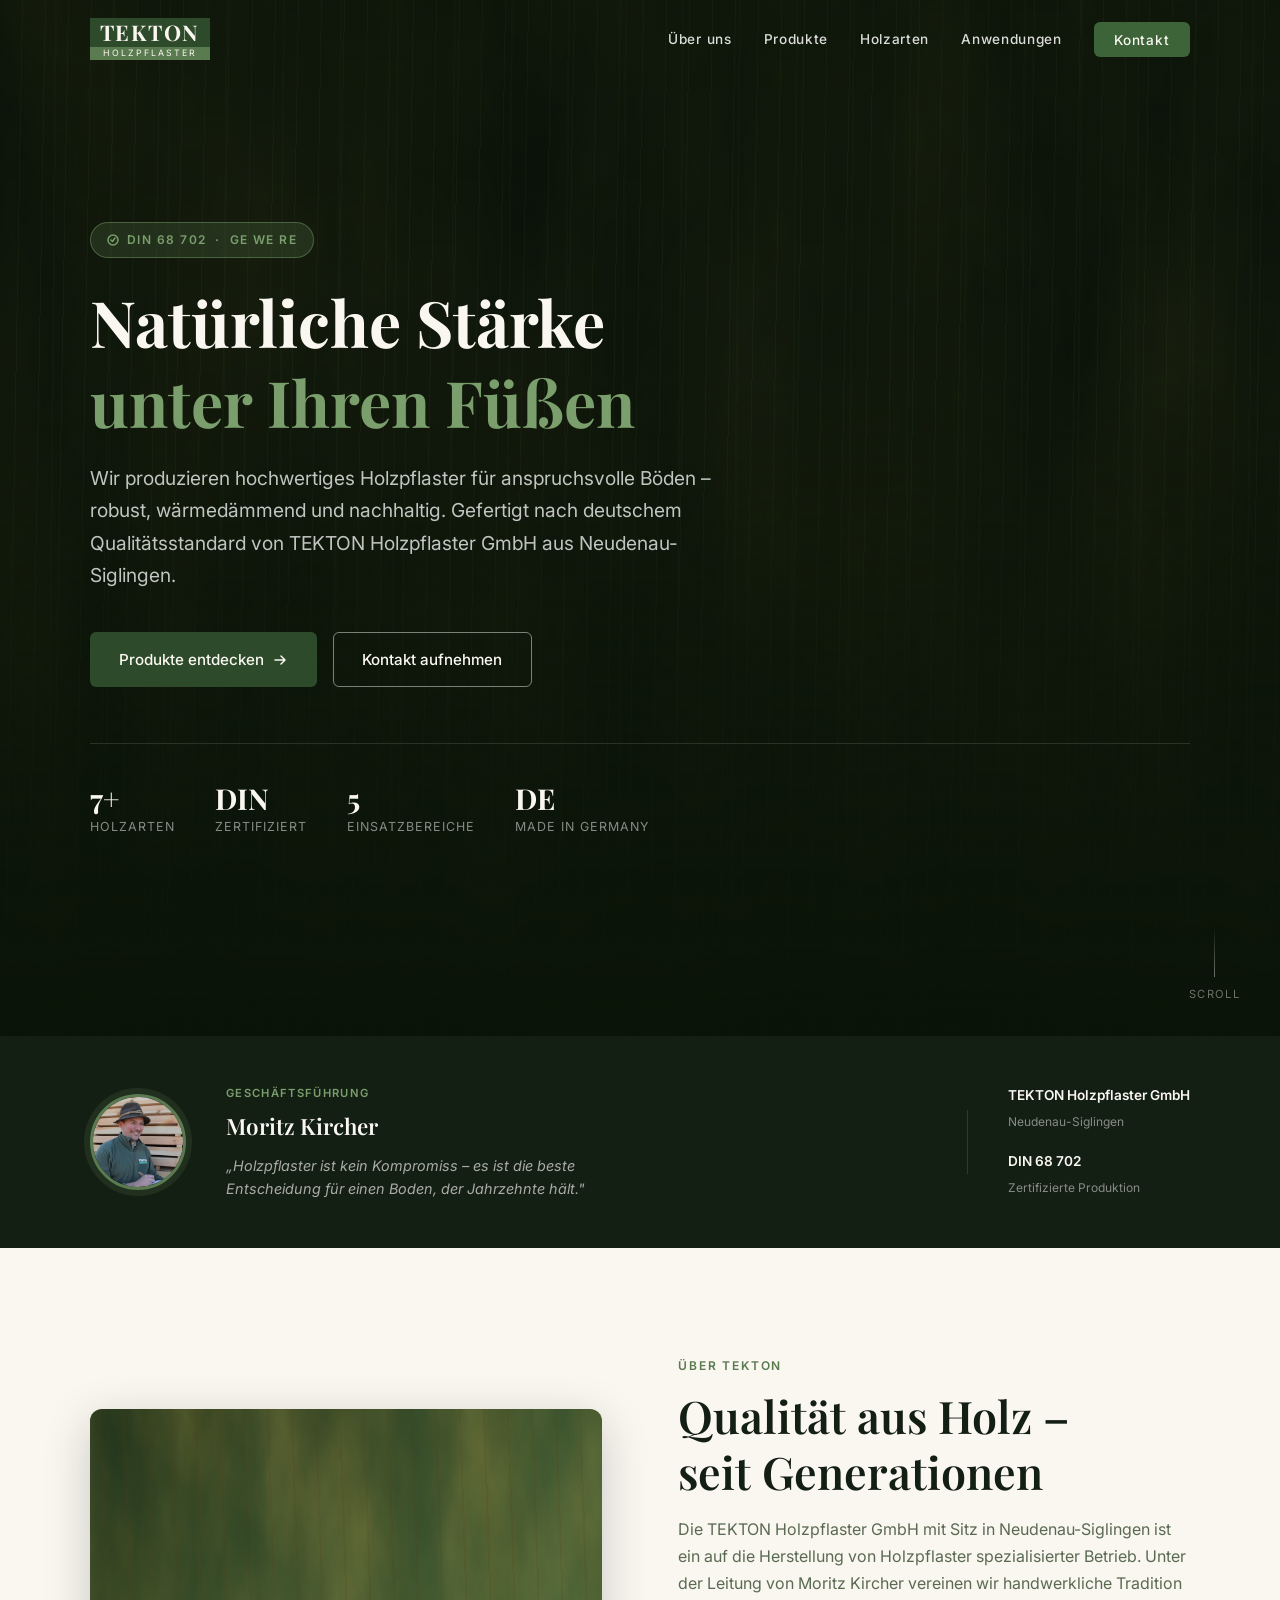
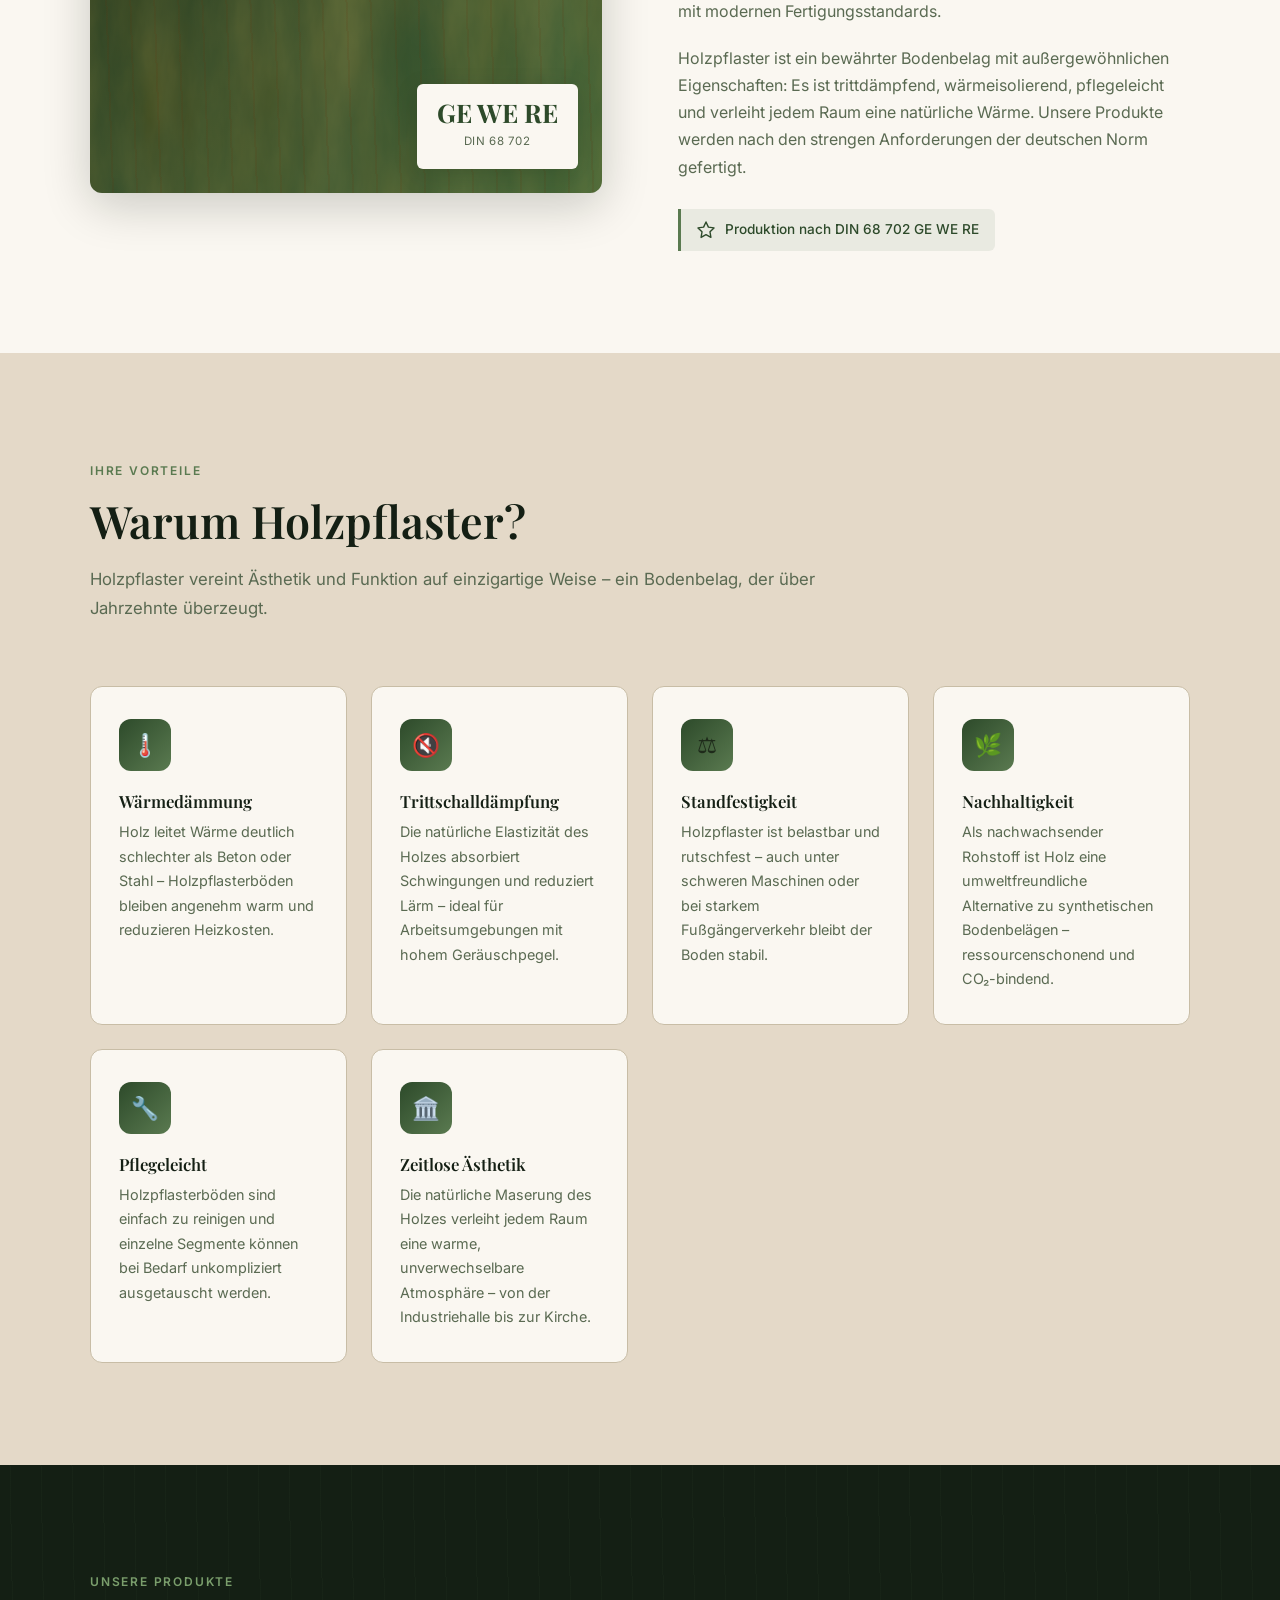
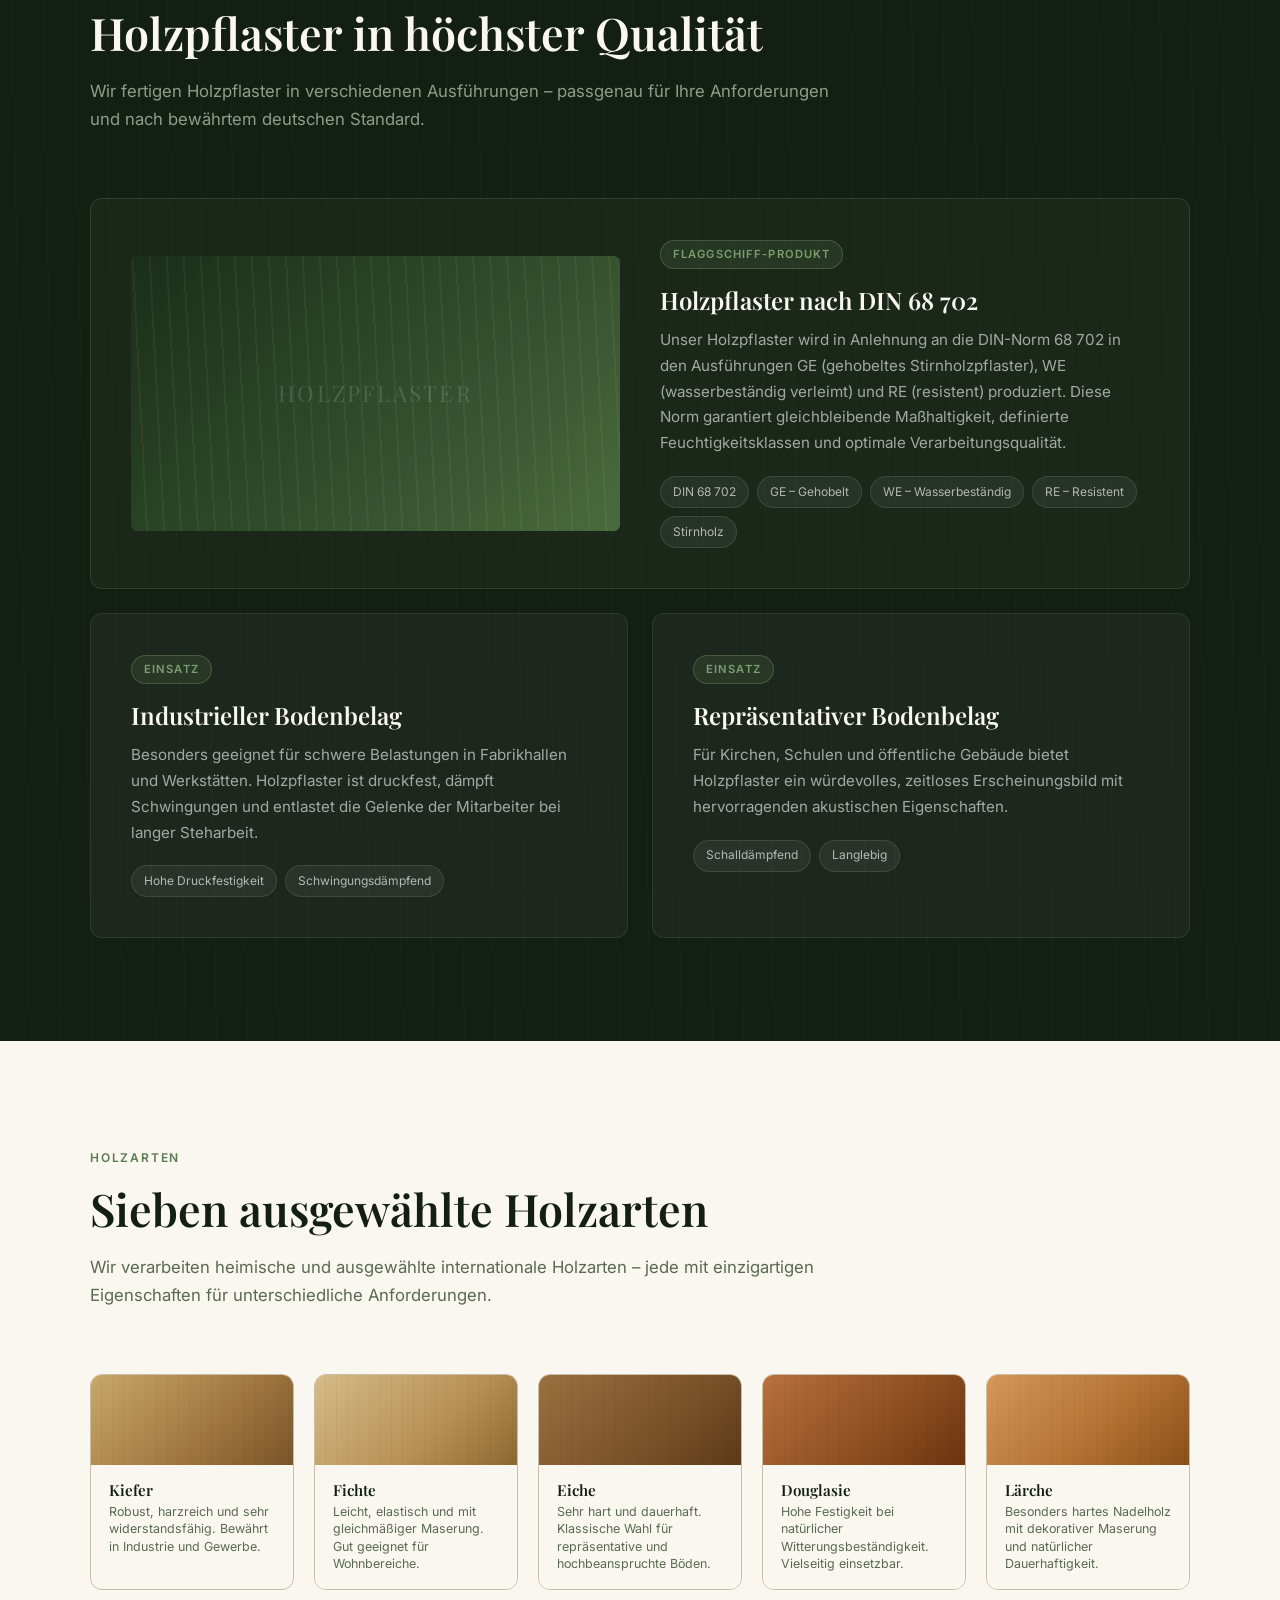
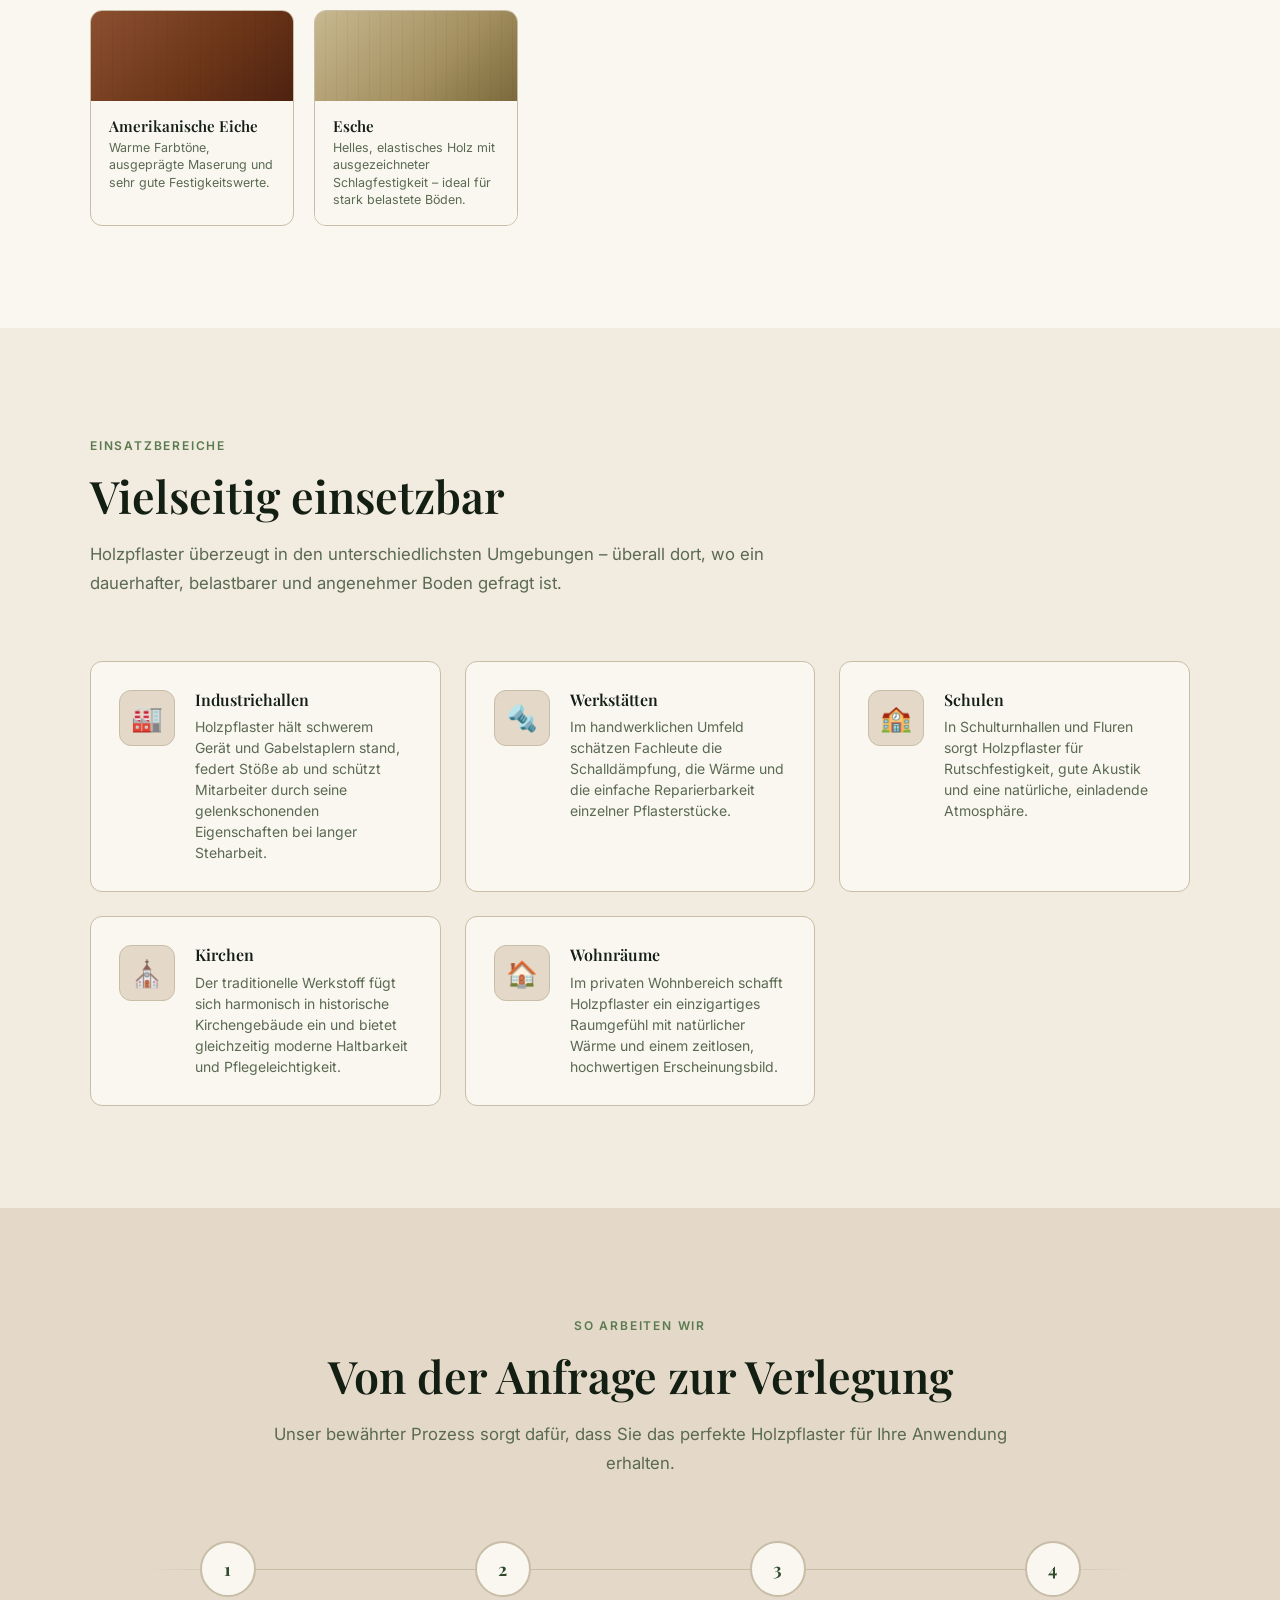
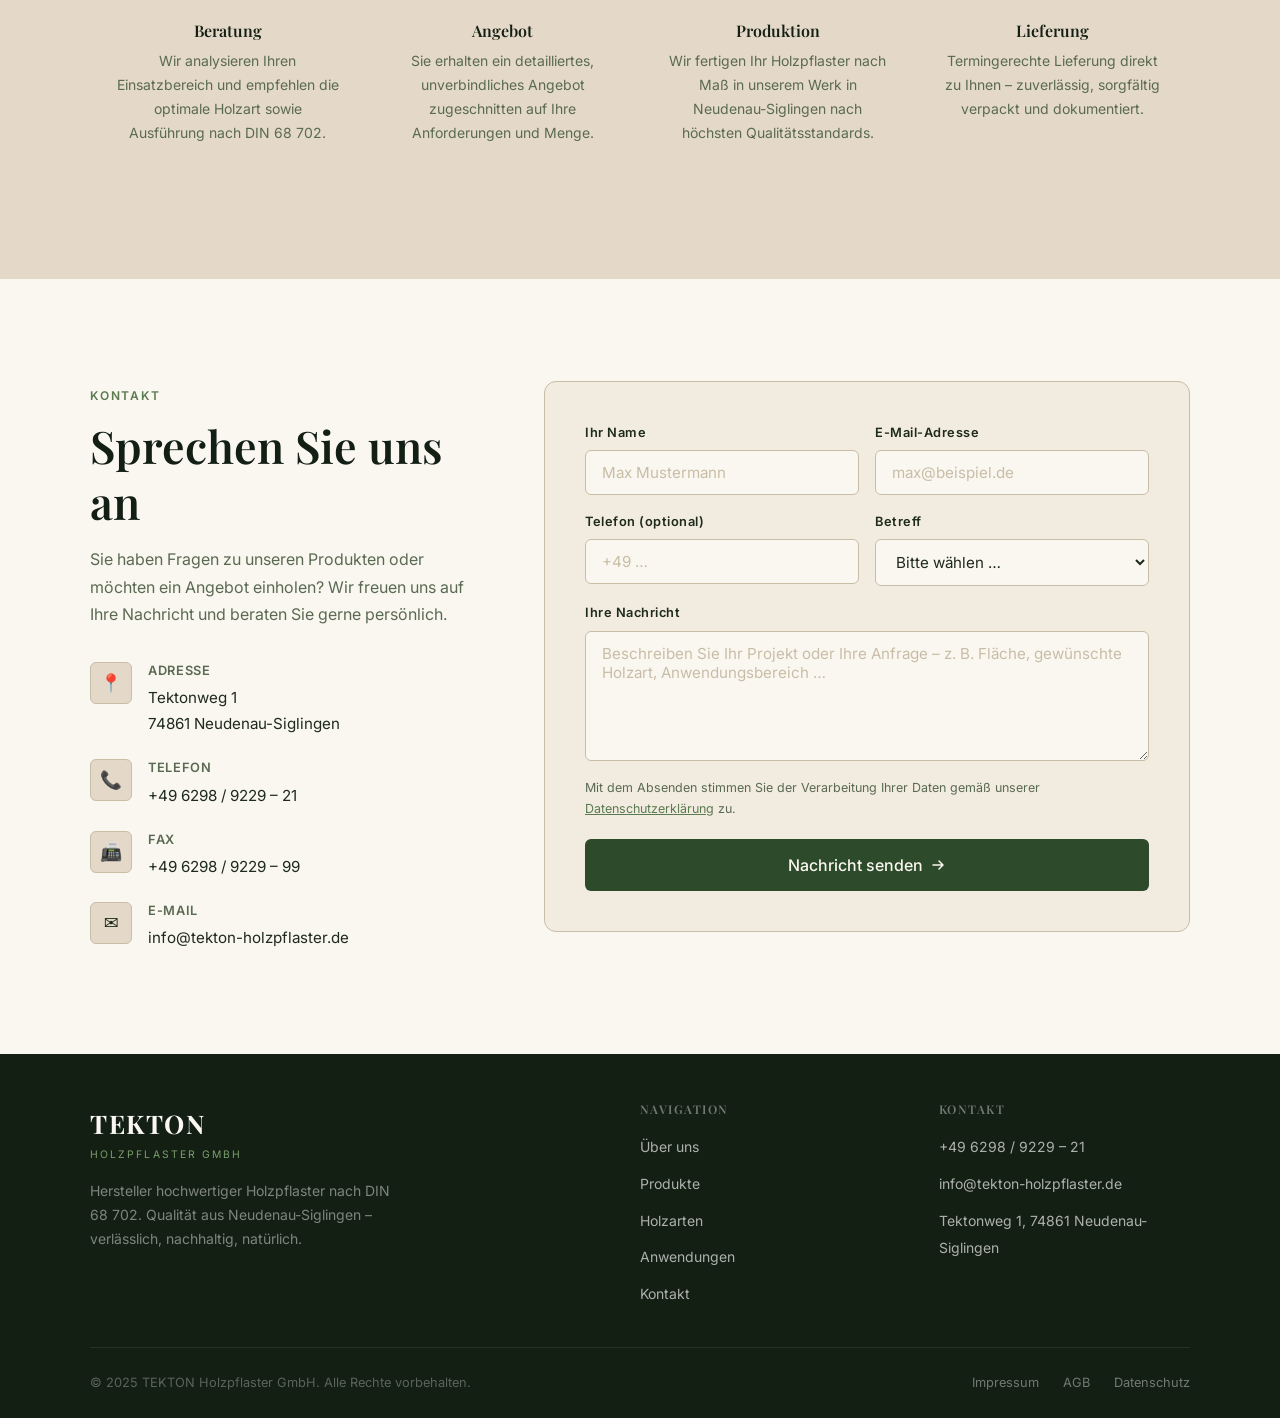
<file: index.html>
<!DOCTYPE html>
<html lang="de">
<head>
  <meta charset="UTF-8">
  <meta name="viewport" content="width=device-width, initial-scale=1.0">
  <title>TEKTON Holzpflaster GmbH – Natürliche Qualität aus Holz</title>
  <meta name="description" content="TEKTON Holzpflaster GmbH – Hersteller hochwertiger Holzpflaster nach DIN 68 702. Für Industriehallen, Werkstätten, Schulen, Kirchen und Wohnräume. Standort: Neudenau-Siglingen.">
  <link rel="preconnect" href="https://fonts.googleapis.com">
  <link rel="preconnect" href="https://fonts.gstatic.com" crossorigin>
  <link href="https://fonts.googleapis.com/css2?family=Playfair+Display:wght@400;600;700&family=Inter:wght@300;400;500;600&display=swap" rel="stylesheet">
  <link rel="stylesheet" href="assets/css/style.css">
</head>
<body>

  <!-- ================================================
       NAVIGATION
       ================================================ -->
  <nav class="site-nav" role="navigation" aria-label="Hauptnavigation">
    <div class="container">
      <div class="nav-inner">
        <a href="#" class="nav-logo" aria-label="TEKTON Holzpflaster – Startseite">
          <span class="logo-name">TEKTON</span>
          <span class="logo-sub">Holzpflaster</span>
        </a>

        <ul class="nav-links" role="list">
          <li><a href="#ueber-uns">Über uns</a></li>
          <li><a href="#produkte">Produkte</a></li>
          <li><a href="#holzarten">Holzarten</a></li>
          <li><a href="#anwendungen">Anwendungen</a></li>
          <li><a href="#kontakt" class="nav-cta">Kontakt</a></li>
        </ul>

        <button class="nav-burger" aria-label="Menü öffnen" aria-expanded="false">
          <span></span><span></span><span></span>
        </button>
      </div>

      <nav class="nav-mobile" aria-label="Mobile Navigation">
        <a href="#ueber-uns">Über uns</a>
        <a href="#produkte">Produkte</a>
        <a href="#holzarten">Holzarten</a>
        <a href="#anwendungen">Anwendungen</a>
        <a href="#kontakt">Kontakt aufnehmen</a>
      </nav>
    </div>
  </nav>

  <!-- ================================================
       HERO
       ================================================ -->
  <section class="hero" aria-labelledby="hero-headline">
    <div class="hero-bg">
      <video class="hero-video" autoplay muted playsinline loop aria-hidden="true">
        <source src="assets/vid/hero-bg.mp4" type="video/mp4">
      </video>
      <div class="hero-lines"></div>
    </div>

    <div class="container">
      <div class="hero-content">
        <div class="hero-badge">
          <svg width="12" height="12" viewBox="0 0 12 12" fill="none" aria-hidden="true">
            <circle cx="6" cy="6" r="5" stroke="currentColor" stroke-width="1.5"/>
            <path d="M4 6l1.5 1.5L8 4" stroke="currentColor" stroke-width="1.5" stroke-linecap="round" stroke-linejoin="round"/>
          </svg>
          DIN 68 702 &nbsp;·&nbsp; GE WE RE
        </div>

        <h1 id="hero-headline">
          Natürliche Stärke<br>
          <em>unter Ihren Füßen</em>
        </h1>

        <p class="hero-lead">
          Wir produzieren hochwertiges Holzpflaster für anspruchsvolle Böden – robust, wärmedämmend und nachhaltig. Gefertigt nach deutschem Qualitätsstandard von TEKTON Holzpflaster GmbH aus Neudenau-Siglingen.
        </p>

        <div class="hero-actions">
          <a href="#produkte" class="btn btn-primary">
            Produkte entdecken
            <svg width="16" height="16" viewBox="0 0 16 16" fill="none" aria-hidden="true">
              <path d="M3 8h10M9 4l4 4-4 4" stroke="currentColor" stroke-width="1.5" stroke-linecap="round" stroke-linejoin="round"/>
            </svg>
          </a>
          <a href="#kontakt" class="btn btn-outline">Kontakt aufnehmen</a>
        </div>

        <div class="hero-stats">
          <div>
            <div class="hero-stat-value">7+</div>
            <div class="hero-stat-label">Holzarten</div>
          </div>
          <div>
            <div class="hero-stat-value">DIN</div>
            <div class="hero-stat-label">Zertifiziert</div>
          </div>
          <div>
            <div class="hero-stat-value">5</div>
            <div class="hero-stat-label">Einsatzbereiche</div>
          </div>
          <div>
            <div class="hero-stat-value">DE</div>
            <div class="hero-stat-label">Made in Germany</div>
          </div>
        </div>
      </div>
    </div>

    <div class="hero-scroll" aria-hidden="true">
      <div class="scroll-line"></div>
      <span>Scroll</span>
    </div>
  </section>

  <!-- ================================================
       GESCHÄFTSFÜHRER-INTRO
       ================================================ -->
  <section class="ceo-strip" aria-label="Geschäftsführung">
    <div class="container">
      <div class="ceo-strip-inner">
        <div class="ceo-photo-wrap">
          <img src="assets/img/IMG_9870-300x300.jpg" alt="Moritz Kircher, Geschäftsführer TEKTON Holzpflaster GmbH" class="ceo-photo">
        </div>
        <div class="ceo-text">
          <span class="ceo-label">Geschäftsführung</span>
          <strong class="ceo-name">Moritz Kircher</strong>
          <p class="ceo-quote">„Holzpflaster ist kein Kompromiss – es ist die beste Entscheidung für einen Boden, der Jahrzehnte hält."</p>
        </div>
        <div class="ceo-divider" aria-hidden="true"></div>
        <div class="ceo-meta">
          <div class="ceo-meta-item">
            <strong>TEKTON Holzpflaster GmbH</strong>
            <span>Neudenau-Siglingen</span>
          </div>
          <div class="ceo-meta-item">
            <strong>DIN 68 702</strong>
            <span>Zertifizierte Produktion</span>
          </div>
        </div>
      </div>
    </div>
  </section>

  <!-- ================================================
       ÜBER UNS
       ================================================ -->
  <section class="about" id="ueber-uns" aria-labelledby="about-heading">
    <div class="container">
      <div class="about-grid">
        <div class="about-image fade-up">
          <div class="about-image-inner"></div>
          <div class="about-image-overlay"></div>
          <div class="about-badge">
            <strong>GE WE RE</strong>
            <span>DIN 68 702</span>
          </div>
        </div>

        <div class="about-content">
          <span class="section-label">Über TEKTON</span>
          <h2 id="about-heading" class="fade-up">Qualität aus Holz –<br>seit Generationen</h2>

          <p class="fade-up">
            Die TEKTON Holzpflaster GmbH mit Sitz in Neudenau-Siglingen ist ein auf die Herstellung von Holzpflaster spezialisierter Betrieb. Unter der Leitung von Moritz Kircher vereinen wir handwerkliche Tradition mit modernen Fertigungsstandards.
          </p>

          <p class="fade-up">
            Holzpflaster ist ein bewährter Bodenbelag mit außergewöhnlichen Eigenschaften: Es ist trittdämpfend, wärmeisolierend, pflegeleicht und verleiht jedem Raum eine natürliche Wärme. Unsere Produkte werden nach den strengen Anforderungen der deutschen Norm gefertigt.
          </p>

          <div class="about-din fade-up">
            <svg width="18" height="18" viewBox="0 0 18 18" fill="none" aria-hidden="true">
              <path d="M9 1l2.4 5.1 5.6.8-4 3.9.9 5.6L9 13.7l-4.9 2.7.9-5.6L1 6.9l5.6-.8z" stroke="currentColor" stroke-width="1.4" stroke-linejoin="round"/>
            </svg>
            Produktion nach DIN 68 702 GE WE RE
          </div>

        </div>
      </div>
    </div>
  </section>

  <!-- ================================================
       VORTEILE
       ================================================ -->
  <section class="benefits" id="vorteile" aria-labelledby="benefits-heading">
    <div class="container">
      <div class="section-header">
        <span class="section-label">Ihre Vorteile</span>
        <h2 id="benefits-heading" class="fade-up">Warum Holzpflaster?</h2>
        <p class="fade-up">Holzpflaster vereint Ästhetik und Funktion auf einzigartige Weise – ein Bodenbelag, der über Jahrzehnte überzeugt.</p>
      </div>

      <div class="benefits-grid stagger">
        <div class="benefit-card fade-up">
          <div class="benefit-icon" aria-hidden="true">🌡️</div>
          <h3>Wärmedämmung</h3>
          <p>Holz leitet Wärme deutlich schlechter als Beton oder Stahl – Holzpflasterböden bleiben angenehm warm und reduzieren Heizkosten.</p>
        </div>

        <div class="benefit-card fade-up">
          <div class="benefit-icon" aria-hidden="true">🔇</div>
          <h3>Trittschalldämpfung</h3>
          <p>Die natürliche Elastizität des Holzes absorbiert Schwingungen und reduziert Lärm – ideal für Arbeitsumgebungen mit hohem Geräuschpegel.</p>
        </div>

        <div class="benefit-card fade-up">
          <div class="benefit-icon" aria-hidden="true">⚖️</div>
          <h3>Standfestigkeit</h3>
          <p>Holzpflaster ist belastbar und rutschfest – auch unter schweren Maschinen oder bei starkem Fußgängerverkehr bleibt der Boden stabil.</p>
        </div>

        <div class="benefit-card fade-up">
          <div class="benefit-icon" aria-hidden="true">🌿</div>
          <h3>Nachhaltigkeit</h3>
          <p>Als nachwachsender Rohstoff ist Holz eine umweltfreundliche Alternative zu synthetischen Bodenbelägen – ressourcenschonend und CO₂-bindend.</p>
        </div>

        <div class="benefit-card fade-up">
          <div class="benefit-icon" aria-hidden="true">🔧</div>
          <h3>Pflegeleicht</h3>
          <p>Holzpflasterböden sind einfach zu reinigen und einzelne Segmente können bei Bedarf unkompliziert ausgetauscht werden.</p>
        </div>

        <div class="benefit-card fade-up">
          <div class="benefit-icon" aria-hidden="true">🏛️</div>
          <h3>Zeitlose Ästhetik</h3>
          <p>Die natürliche Maserung des Holzes verleiht jedem Raum eine warme, unverwechselbare Atmosphäre – von der Industriehalle bis zur Kirche.</p>
        </div>
      </div>
    </div>
  </section>

  <!-- ================================================
       PRODUKTE
       ================================================ -->
  <section class="products" id="produkte" aria-labelledby="products-heading">
    <div class="container">
      <div class="section-header">
        <span class="section-label">Unsere Produkte</span>
        <h2 id="products-heading" class="fade-up">Holzpflaster in höchster Qualität</h2>
        <p class="fade-up">Wir fertigen Holzpflaster in verschiedenen Ausführungen – passgenau für Ihre Anforderungen und nach bewährtem deutschen Standard.</p>
      </div>

      <div class="products-grid">
        <div class="product-card featured fade-up">
          <div class="product-visual"></div>
          <div>
            <div class="product-tag">Flaggschiff-Produkt</div>
            <h3>Holzpflaster nach DIN 68 702</h3>
            <p>
              Unser Holzpflaster wird in Anlehnung an die DIN-Norm 68 702 in den Ausführungen GE (gehobeltes Stirnholzpflaster), WE (wasserbeständig verleimt) und RE (resistent) produziert. Diese Norm garantiert gleichbleibende Maß­haltigkeit, definierte Feuchtigkeitsklassen und optimale Verarbeitungsqualität.
            </p>
            <div class="product-specs">
              <span class="spec-tag">DIN 68 702</span>
              <span class="spec-tag">GE – Gehobelt</span>
              <span class="spec-tag">WE – Wasserbeständig</span>
              <span class="spec-tag">RE – Resistent</span>
              <span class="spec-tag">Stirnholz</span>
            </div>
          </div>
        </div>

        <div class="product-card fade-up">
          <div class="product-tag">Einsatz</div>
          <h3>Industrieller Bodenbelag</h3>
          <p>Besonders geeignet für schwere Belastungen in Fabrikhallen und Werkstätten. Holzpflaster ist druckfest, dämpft Schwingungen und entlastet die Gelenke der Mitarbeiter bei langer Steharbeit.</p>
          <div class="product-specs">
            <span class="spec-tag">Hohe Druckfestigkeit</span>
            <span class="spec-tag">Schwingungsdämpfend</span>
          </div>
        </div>

        <div class="product-card fade-up">
          <div class="product-tag">Einsatz</div>
          <h3>Repräsentativer Bodenbelag</h3>
          <p>Für Kirchen, Schulen und öffentliche Gebäude bietet Holzpflaster ein würdevolles, zeitloses Erscheinungsbild mit hervorragenden akustischen Eigenschaften.</p>
          <div class="product-specs">
            <span class="spec-tag">Schalldämpfend</span>
            <span class="spec-tag">Langlebig</span>
          </div>
        </div>
      </div>
    </div>
  </section>

  <!-- ================================================
       HOLZARTEN
       ================================================ -->
  <section class="wood-types" id="holzarten" aria-labelledby="wood-heading">
    <div class="container">
      <div class="section-header">
        <span class="section-label">Holzarten</span>
        <h2 id="wood-heading" class="fade-up">Sieben ausgewählte Holzarten</h2>
        <p class="fade-up">Wir verarbeiten heimische und ausgewählte internationale Holzarten – jede mit einzigartigen Eigenschaften für unterschiedliche Anforderungen.</p>
      </div>

      <div class="wood-grid stagger">
        <div class="wood-card fade-up">
          <div class="wood-swatch wood-kiefer"></div>
          <div class="wood-info">
            <h4>Kiefer</h4>
            <p>Robust, harzreich und sehr widerstandsfähig. Bewährt in Industrie und Gewerbe.</p>
          </div>
        </div>

        <div class="wood-card fade-up">
          <div class="wood-swatch wood-fichte"></div>
          <div class="wood-info">
            <h4>Fichte</h4>
            <p>Leicht, elastisch und mit gleichmäßiger Maserung. Gut geeignet für Wohnbereiche.</p>
          </div>
        </div>

        <div class="wood-card fade-up">
          <div class="wood-swatch wood-eiche"></div>
          <div class="wood-info">
            <h4>Eiche</h4>
            <p>Sehr hart und dauerhaft. Klassische Wahl für repräsentative und hochbeanspruchte Böden.</p>
          </div>
        </div>

        <div class="wood-card fade-up">
          <div class="wood-swatch wood-douglasie"></div>
          <div class="wood-info">
            <h4>Douglasie</h4>
            <p>Hohe Festigkeit bei natürlicher Witterungsbeständigkeit. Vielseitig einsetzbar.</p>
          </div>
        </div>

        <div class="wood-card fade-up">
          <div class="wood-swatch wood-laerche"></div>
          <div class="wood-info">
            <h4>Lärche</h4>
            <p>Besonders hartes Nadelholz mit dekorativer Maserung und natürlicher Dauerhaftigkeit.</p>
          </div>
        </div>

        <div class="wood-card fade-up">
          <div class="wood-swatch wood-roteiche"></div>
          <div class="wood-info">
            <h4>Amerikanische Eiche</h4>
            <p>Warme Farbtöne, ausgeprägte Maserung und sehr gute Festigkeitswerte.</p>
          </div>
        </div>

        <div class="wood-card fade-up">
          <div class="wood-swatch wood-esche"></div>
          <div class="wood-info">
            <h4>Esche</h4>
            <p>Helles, elastisches Holz mit ausgezeichneter Schlagfestigkeit – ideal für stark belastete Böden.</p>
          </div>
        </div>
      </div>
    </div>
  </section>

  <!-- ================================================
       ANWENDUNGEN
       ================================================ -->
  <section class="applications" id="anwendungen" aria-labelledby="app-heading">
    <div class="container">
      <div class="section-header">
        <span class="section-label">Einsatzbereiche</span>
        <h2 id="app-heading" class="fade-up">Vielseitig einsetzbar</h2>
        <p class="fade-up">Holzpflaster überzeugt in den unterschiedlichsten Umgebungen – überall dort, wo ein dauerhafter, belastbarer und angenehmer Boden gefragt ist.</p>
      </div>

      <div class="app-grid stagger">
        <div class="app-card fade-up">
          <div class="app-icon" aria-hidden="true">🏭</div>
          <div>
            <h3>Industriehallen</h3>
            <p>Holzpflaster hält schwerem Gerät und Gabelstaplern stand, federt Stöße ab und schützt Mitarbeiter durch seine gelenkschonenden Eigenschaften bei langer Steharbeit.</p>
          </div>
        </div>

        <div class="app-card fade-up">
          <div class="app-icon" aria-hidden="true">🔩</div>
          <div>
            <h3>Werkstätten</h3>
            <p>Im handwerklichen Umfeld schätzen Fachleute die Schalldämpfung, die Wärme und die einfache Reparierbarkeit einzelner Pflasterstücke.</p>
          </div>
        </div>

        <div class="app-card fade-up">
          <div class="app-icon" aria-hidden="true">🏫</div>
          <div>
            <h3>Schulen</h3>
            <p>In Schulturnhallen und Fluren sorgt Holzpflaster für Rutschfestigkeit, gute Akustik und eine natürliche, einladende Atmosphäre.</p>
          </div>
        </div>

        <div class="app-card fade-up">
          <div class="app-icon" aria-hidden="true">⛪</div>
          <div>
            <h3>Kirchen</h3>
            <p>Der traditionelle Werkstoff fügt sich harmonisch in historische Kirchengebäude ein und bietet gleichzeitig moderne Haltbarkeit und Pflegeleichtigkeit.</p>
          </div>
        </div>

        <div class="app-card fade-up">
          <div class="app-icon" aria-hidden="true">🏠</div>
          <div>
            <h3>Wohnräume</h3>
            <p>Im privaten Wohnbereich schafft Holzpflaster ein einzigartiges Raumgefühl mit natürlicher Wärme und einem zeitlosen, hochwertigen Erscheinungsbild.</p>
          </div>
        </div>
      </div>
    </div>
  </section>

  <!-- ================================================
       PROZESS
       ================================================ -->
  <section class="process" aria-labelledby="process-heading">
    <div class="container">
      <div class="section-header" style="text-align:center">
        <span class="section-label">So arbeiten wir</span>
        <h2 id="process-heading" class="fade-up">Von der Anfrage zur Verlegung</h2>
        <p class="fade-up" style="margin-inline:auto">Unser bewährter Prozess sorgt dafür, dass Sie das perfekte Holzpflaster für Ihre Anwendung erhalten.</p>
      </div>

      <div class="process-steps stagger">
        <div class="process-step fade-up">
          <div class="step-number">1</div>
          <h3>Beratung</h3>
          <p>Wir analysieren Ihren Einsatzbereich und empfehlen die optimale Holzart sowie Ausführung nach DIN 68 702.</p>
        </div>
        <div class="process-step fade-up">
          <div class="step-number">2</div>
          <h3>Angebot</h3>
          <p>Sie erhalten ein detailliertes, unverbindliches Angebot zugeschnitten auf Ihre Anforderungen und Menge.</p>
        </div>
        <div class="process-step fade-up">
          <div class="step-number">3</div>
          <h3>Produktion</h3>
          <p>Wir fertigen Ihr Holzpflaster nach Maß in unserem Werk in Neudenau-Siglingen nach höchsten Qualitätsstandards.</p>
        </div>
        <div class="process-step fade-up">
          <div class="step-number">4</div>
          <h3>Lieferung</h3>
          <p>Termingerechte Lieferung direkt zu Ihnen – zuverlässig, sorgfältig verpackt und dokumentiert.</p>
        </div>
      </div>
    </div>
  </section>

  <!-- ================================================
       KONTAKT
       ================================================ -->
  <section class="contact" id="kontakt" aria-labelledby="contact-heading">
    <div class="container">
      <div class="contact-grid">
        <div class="contact-info">
          <span class="section-label">Kontakt</span>
          <h2 id="contact-heading" class="fade-up">Sprechen Sie uns an</h2>
          <p class="fade-up">
            Sie haben Fragen zu unseren Produkten oder möchten ein Angebot einholen? Wir freuen uns auf Ihre Nachricht und beraten Sie gerne persönlich.
          </p>

          <div class="contact-details fade-up">
            <div class="contact-detail">
              <div class="contact-detail-icon" aria-hidden="true">📍</div>
              <div>
                <strong>Adresse</strong>
                <p>Tektonweg 1<br>74861 Neudenau-Siglingen</p>
              </div>
            </div>

            <div class="contact-detail">
              <div class="contact-detail-icon" aria-hidden="true">📞</div>
              <div>
                <strong>Telefon</strong>
                <a href="tel:+496298922921">+49 6298 / 9229 – 21</a>
              </div>
            </div>

            <div class="contact-detail">
              <div class="contact-detail-icon" aria-hidden="true">📠</div>
              <div>
                <strong>Fax</strong>
                <p>+49 6298 / 9229 – 99</p>
              </div>
            </div>

            <div class="contact-detail">
              <div class="contact-detail-icon" aria-hidden="true">✉️</div>
              <div>
                <strong>E-Mail</strong>
                <a href="mailto:info@tekton-holzpflaster.de">info@tekton-holzpflaster.de</a>
              </div>
            </div>
          </div>
        </div>

        <div class="contact-form fade-up">
          <form novalidate>
            <div class="form-grid">
              <div class="form-group">
                <label for="name">Ihr Name</label>
                <input type="text" id="name" name="name" placeholder="Max Mustermann" required autocomplete="name">
              </div>
              <div class="form-group">
                <label for="email">E-Mail-Adresse</label>
                <input type="email" id="email" name="email" placeholder="max@beispiel.de" required autocomplete="email">
              </div>
              <div class="form-group">
                <label for="phone">Telefon (optional)</label>
                <input type="tel" id="phone" name="phone" placeholder="+49 …" autocomplete="tel">
              </div>
              <div class="form-group">
                <label for="subject">Betreff</label>
                <select id="subject" name="subject">
                  <option value="">Bitte wählen …</option>
                  <option value="angebot">Angebotsanfrage</option>
                  <option value="beratung">Produktberatung</option>
                  <option value="lieferung">Lieferung & Logistik</option>
                  <option value="sonstiges">Sonstiges</option>
                </select>
              </div>
              <div class="form-group full">
                <label for="message">Ihre Nachricht</label>
                <textarea id="message" name="message" placeholder="Beschreiben Sie Ihr Projekt oder Ihre Anfrage – z. B. Fläche, gewünschte Holzart, Anwendungsbereich …" required></textarea>
              </div>
            </div>

            <p class="form-privacy">
              Mit dem Absenden stimmen Sie der Verarbeitung Ihrer Daten gemäß unserer <a href="datenschutz.html">Datenschutzerklärung</a> zu.
            </p>

            <button type="submit" class="btn btn-dark form-submit">
              Nachricht senden
              <svg width="16" height="16" viewBox="0 0 16 16" fill="none" aria-hidden="true">
                <path d="M2 8l10 0M8 4l4 4-4 4" stroke="currentColor" stroke-width="1.5" stroke-linecap="round" stroke-linejoin="round"/>
              </svg>
            </button>
          </form>
        </div>
      </div>
    </div>
  </section>

  <!-- ================================================
       FOOTER
       ================================================ -->
  <footer class="site-footer" role="contentinfo">
    <div class="container">
      <div class="footer-grid">
        <div class="footer-brand">
          <div class="logo-name">TEKTON</div>
          <div class="logo-sub">Holzpflaster GmbH</div>
          <p>Hersteller hochwertiger Holzpflaster nach DIN 68 702. Qualität aus Neudenau-Siglingen – verlässlich, nachhaltig, natürlich.</p>
        </div>

        <div class="footer-col">
          <h4>Navigation</h4>
          <ul>
            <li><a href="#ueber-uns">Über uns</a></li>
            <li><a href="#produkte">Produkte</a></li>
            <li><a href="#holzarten">Holzarten</a></li>
            <li><a href="#anwendungen">Anwendungen</a></li>
            <li><a href="#kontakt">Kontakt</a></li>
          </ul>
        </div>

        <div class="footer-col">
          <h4>Kontakt</h4>
          <ul>
            <li><a href="tel:+496298922921">+49 6298 / 9229 – 21</a></li>
            <li><a href="mailto:info@tekton-holzpflaster.de">info@tekton-holzpflaster.de</a></li>
            <li><a href="https://maps.google.com/?q=Tektonweg+1,+74861+Neudenau" target="_blank" rel="noopener">Tektonweg 1, 74861 Neudenau-Siglingen</a></li>
          </ul>
        </div>
      </div>

      <div class="footer-bottom">
        <p>&copy; 2025 TEKTON Holzpflaster GmbH. Alle Rechte vorbehalten.</p>
        <nav class="footer-legal" aria-label="Rechtliche Links">
          <a href="impressum.html">Impressum</a>
          <a href="agb.html">AGB</a>
          <a href="datenschutz.html">Datenschutz</a>
        </nav>
      </div>
    </div>
  </footer>

  <script src="assets/js/main.js"></script>
</body>
</html>
</file>
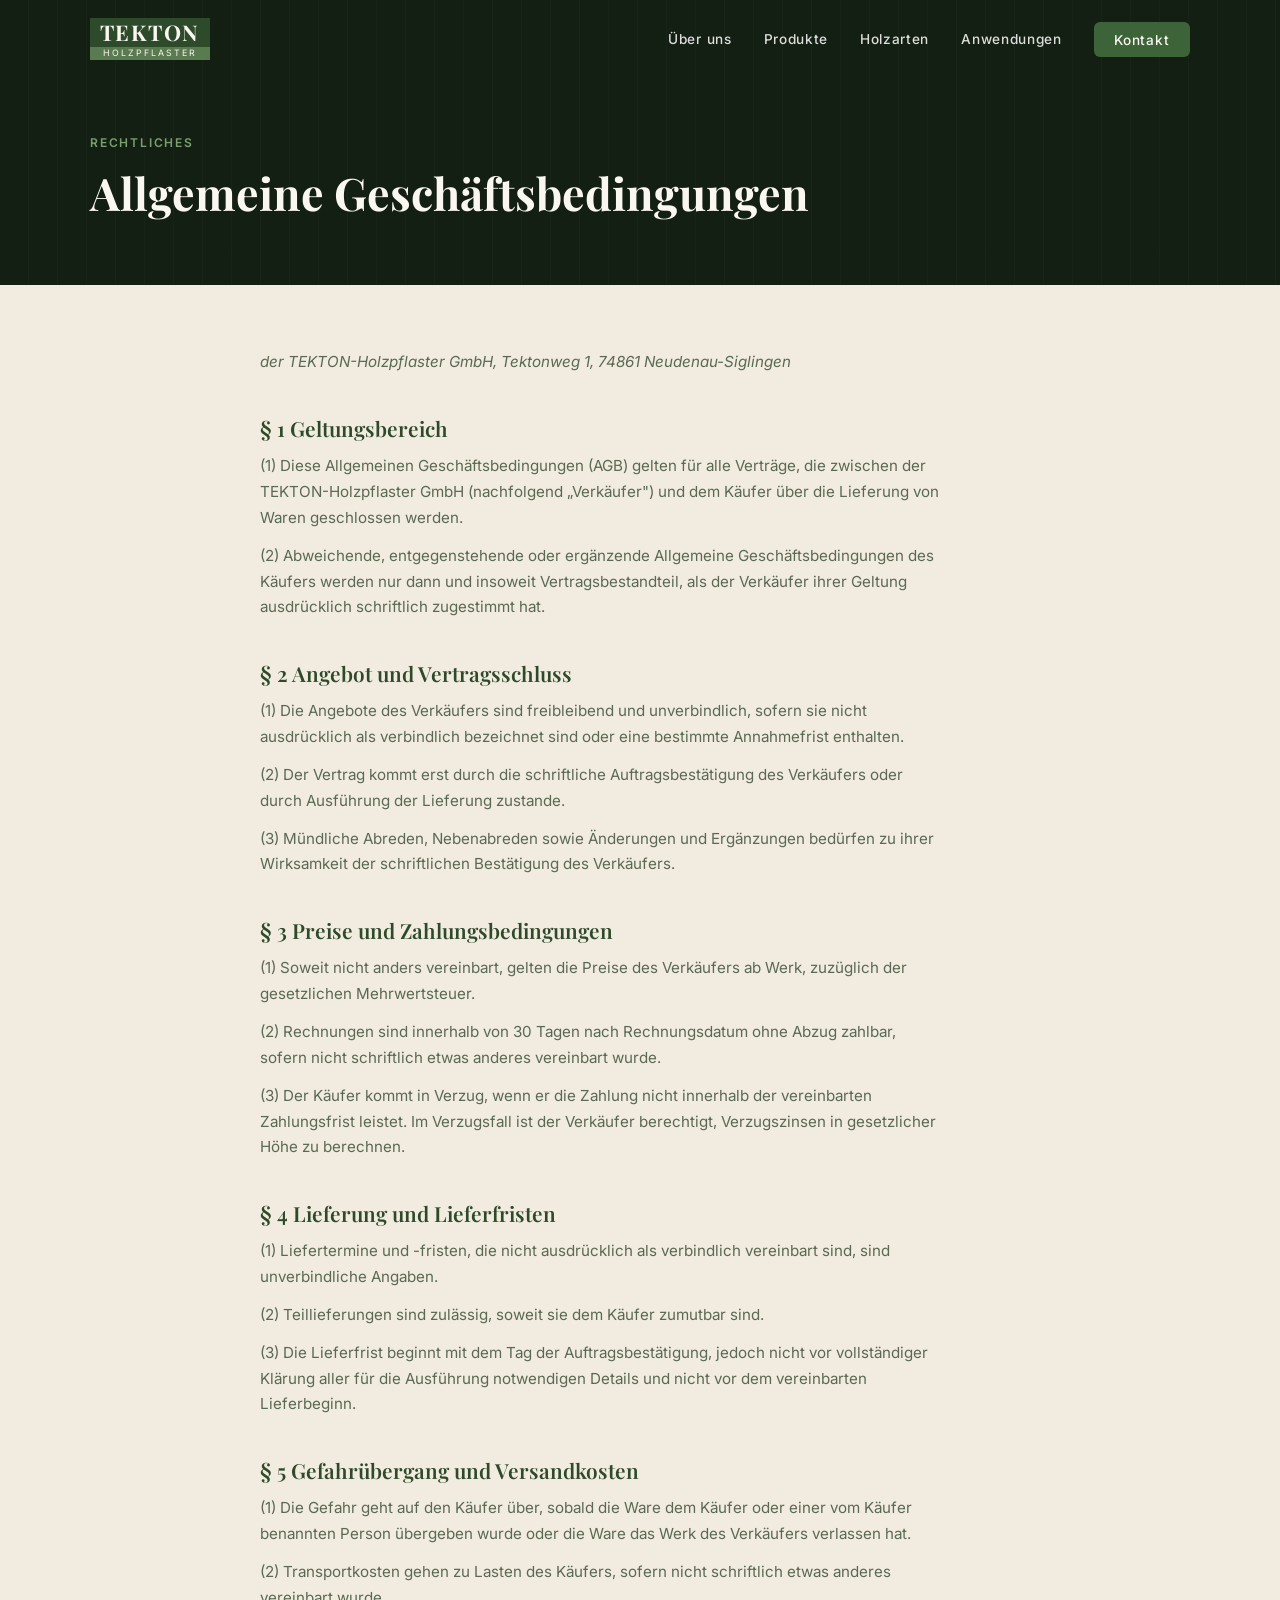
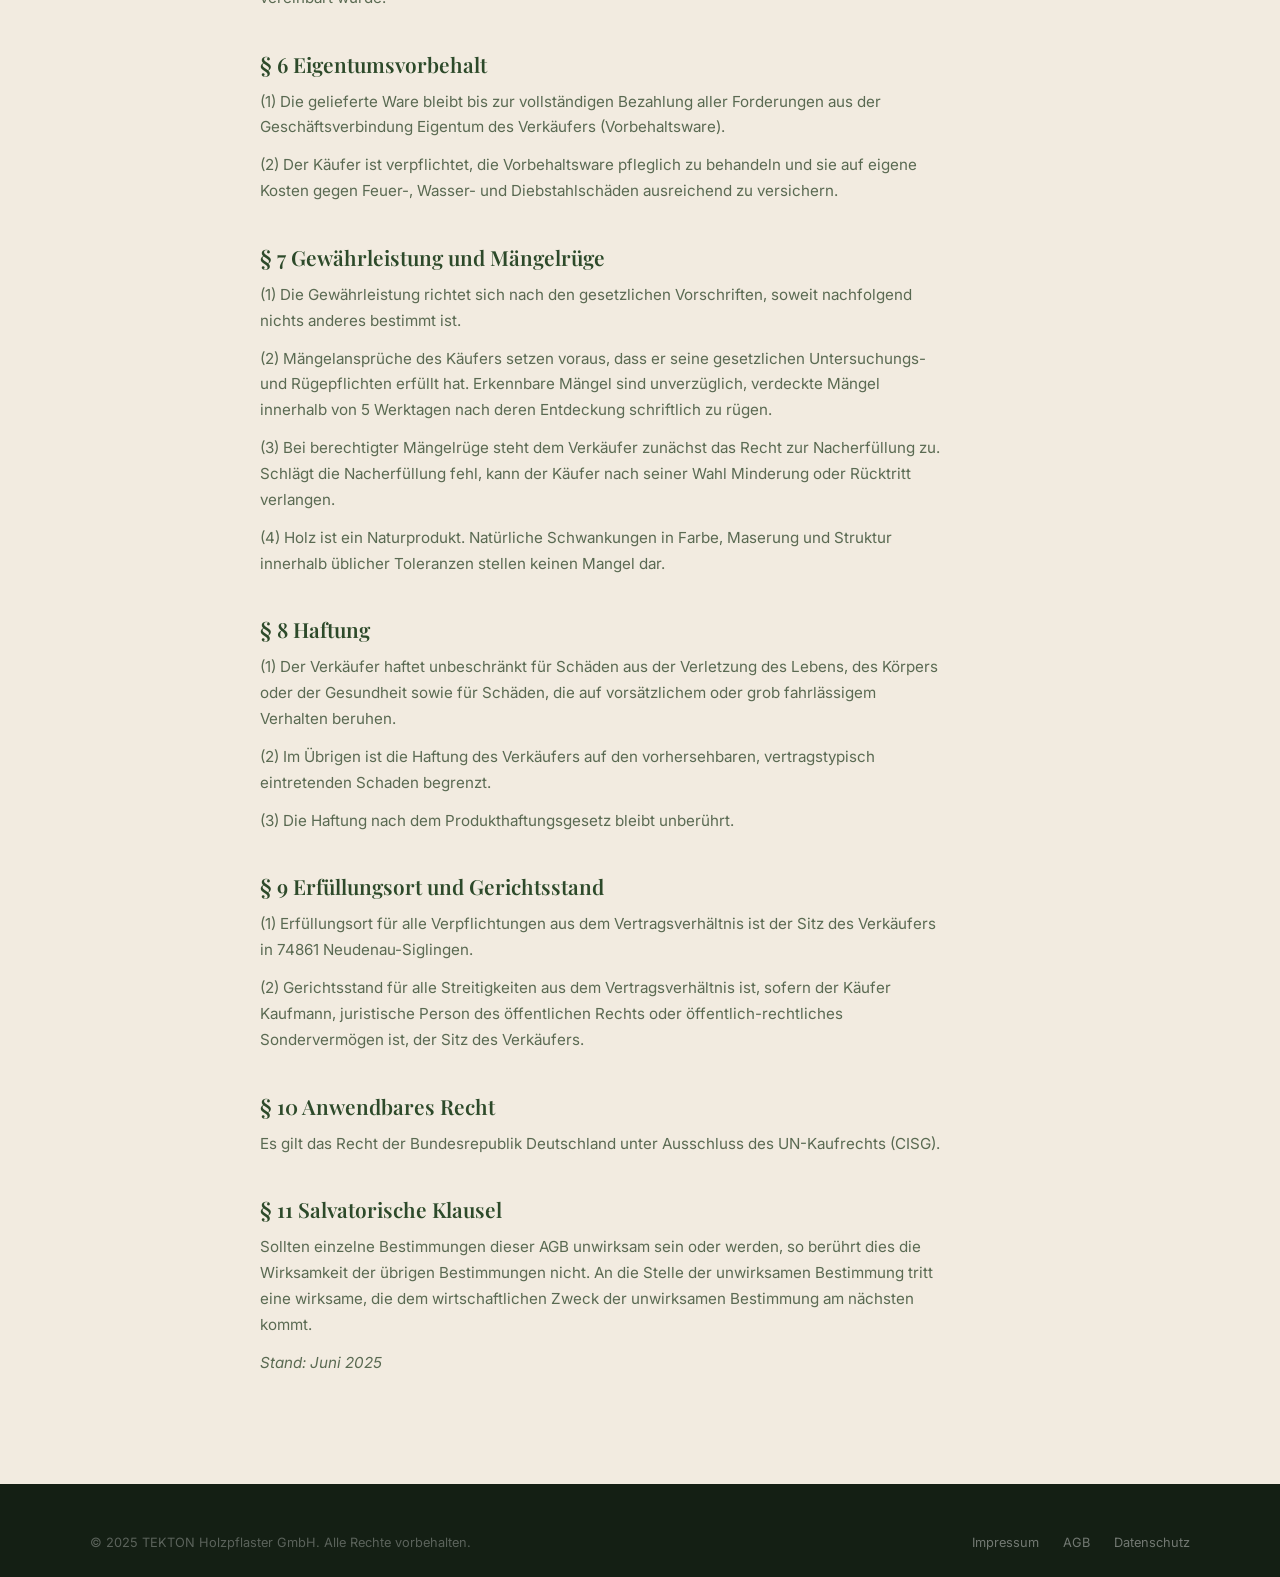
<file: agb.html>
<!DOCTYPE html>
<html lang="de">
<head>
  <meta charset="UTF-8">
  <meta name="viewport" content="width=device-width, initial-scale=1.0">
  <title>Allgemeine Geschäftsbedingungen – TEKTON Holzpflaster GmbH</title>
  <meta name="robots" content="noindex">
  <link rel="preconnect" href="https://fonts.googleapis.com">
  <link rel="preconnect" href="https://fonts.gstatic.com" crossorigin>
  <link href="https://fonts.googleapis.com/css2?family=Playfair+Display:wght@400;600;700&family=Inter:wght@300;400;500;600&display=swap" rel="stylesheet">
  <link rel="stylesheet" href="assets/css/style.css">
</head>
<body>

  <nav class="site-nav scrolled" role="navigation" aria-label="Hauptnavigation">
    <div class="container">
      <div class="nav-inner">
        <a href="index.html" class="nav-logo" aria-label="TEKTON Holzpflaster – Startseite">
          <span class="logo-name">TEKTON</span>
          <span class="logo-sub">Holzpflaster</span>
        </a>
        <ul class="nav-links" role="list">
          <li><a href="index.html#ueber-uns">Über uns</a></li>
          <li><a href="index.html#produkte">Produkte</a></li>
          <li><a href="index.html#holzarten">Holzarten</a></li>
          <li><a href="index.html#anwendungen">Anwendungen</a></li>
          <li><a href="index.html#kontakt" class="nav-cta">Kontakt</a></li>
        </ul>
        <button class="nav-burger" aria-label="Menü öffnen">
          <span></span><span></span><span></span>
        </button>
      </div>
      <nav class="nav-mobile" aria-label="Mobile Navigation">
        <a href="index.html#ueber-uns">Über uns</a>
        <a href="index.html#produkte">Produkte</a>
        <a href="index.html#holzarten">Holzarten</a>
        <a href="index.html#anwendungen">Anwendungen</a>
        <a href="index.html#kontakt">Kontakt aufnehmen</a>
      </nav>
    </div>
  </nav>

  <div class="inner-hero">
    <div class="container">
      <span class="section-label">Rechtliches</span>
      <h1>Allgemeine Geschäftsbedingungen</h1>
    </div>
  </div>

  <div class="container">
    <div class="legal-content">

      <p><em>der TEKTON-Holzpflaster GmbH, Tektonweg 1, 74861 Neudenau-Siglingen</em></p>

      <h2>§ 1 Geltungsbereich</h2>
      <p>
        (1) Diese Allgemeinen Geschäftsbedingungen (AGB) gelten für alle Verträge, die zwischen der
        TEKTON-Holzpflaster GmbH (nachfolgend „Verkäufer") und dem Käufer über die Lieferung von Waren
        geschlossen werden.
      </p>
      <p>
        (2) Abweichende, entgegenstehende oder ergänzende Allgemeine Geschäftsbedingungen des Käufers
        werden nur dann und insoweit Vertragsbestandteil, als der Verkäufer ihrer Geltung ausdrücklich
        schriftlich zugestimmt hat.
      </p>

      <h2>§ 2 Angebot und Vertragsschluss</h2>
      <p>
        (1) Die Angebote des Verkäufers sind freibleibend und unverbindlich, sofern sie nicht ausdrücklich
        als verbindlich bezeichnet sind oder eine bestimmte Annahmefrist enthalten.
      </p>
      <p>
        (2) Der Vertrag kommt erst durch die schriftliche Auftragsbestätigung des Verkäufers oder durch
        Ausführung der Lieferung zustande.
      </p>
      <p>
        (3) Mündliche Abreden, Nebenabreden sowie Änderungen und Ergänzungen bedürfen zu ihrer
        Wirksamkeit der schriftlichen Bestätigung des Verkäufers.
      </p>

      <h2>§ 3 Preise und Zahlungsbedingungen</h2>
      <p>
        (1) Soweit nicht anders vereinbart, gelten die Preise des Verkäufers ab Werk, zuzüglich der
        gesetzlichen Mehrwertsteuer.
      </p>
      <p>
        (2) Rechnungen sind innerhalb von 30 Tagen nach Rechnungsdatum ohne Abzug zahlbar, sofern nicht
        schriftlich etwas anderes vereinbart wurde.
      </p>
      <p>
        (3) Der Käufer kommt in Verzug, wenn er die Zahlung nicht innerhalb der vereinbarten Zahlungsfrist
        leistet. Im Verzugsfall ist der Verkäufer berechtigt, Verzugszinsen in gesetzlicher Höhe zu berechnen.
      </p>

      <h2>§ 4 Lieferung und Lieferfristen</h2>
      <p>
        (1) Liefertermine und -fristen, die nicht ausdrücklich als verbindlich vereinbart sind, sind
        unverbindliche Angaben.
      </p>
      <p>
        (2) Teillieferungen sind zulässig, soweit sie dem Käufer zumutbar sind.
      </p>
      <p>
        (3) Die Lieferfrist beginnt mit dem Tag der Auftragsbestätigung, jedoch nicht vor vollständiger
        Klärung aller für die Ausführung notwendigen Details und nicht vor dem vereinbarten Lieferbeginn.
      </p>

      <h2>§ 5 Gefahrübergang und Versandkosten</h2>
      <p>
        (1) Die Gefahr geht auf den Käufer über, sobald die Ware dem Käufer oder einer vom Käufer
        benannten Person übergeben wurde oder die Ware das Werk des Verkäufers verlassen hat.
      </p>
      <p>
        (2) Transportkosten gehen zu Lasten des Käufers, sofern nicht schriftlich etwas anderes
        vereinbart wurde.
      </p>

      <h2>§ 6 Eigentumsvorbehalt</h2>
      <p>
        (1) Die gelieferte Ware bleibt bis zur vollständigen Bezahlung aller Forderungen aus der
        Geschäftsverbindung Eigentum des Verkäufers (Vorbehaltsware).
      </p>
      <p>
        (2) Der Käufer ist verpflichtet, die Vorbehaltsware pfleglich zu behandeln und sie auf eigene
        Kosten gegen Feuer-, Wasser- und Diebstahlschäden ausreichend zu versichern.
      </p>

      <h2>§ 7 Gewährleistung und Mängelrüge</h2>
      <p>
        (1) Die Gewährleistung richtet sich nach den gesetzlichen Vorschriften, soweit nachfolgend nichts
        anderes bestimmt ist.
      </p>
      <p>
        (2) Mängelansprüche des Käufers setzen voraus, dass er seine gesetzlichen Untersuchungs- und
        Rügepflichten erfüllt hat. Erkennbare Mängel sind unverzüglich, verdeckte Mängel innerhalb von
        5 Werktagen nach deren Entdeckung schriftlich zu rügen.
      </p>
      <p>
        (3) Bei berechtigter Mängelrüge steht dem Verkäufer zunächst das Recht zur Nacherfüllung zu.
        Schlägt die Nacherfüllung fehl, kann der Käufer nach seiner Wahl Minderung oder Rücktritt
        verlangen.
      </p>
      <p>
        (4) Holz ist ein Naturprodukt. Natürliche Schwankungen in Farbe, Maserung und Struktur innerhalb
        üblicher Toleranzen stellen keinen Mangel dar.
      </p>

      <h2>§ 8 Haftung</h2>
      <p>
        (1) Der Verkäufer haftet unbeschränkt für Schäden aus der Verletzung des Lebens, des Körpers oder
        der Gesundheit sowie für Schäden, die auf vorsätzlichem oder grob fahrlässigem Verhalten beruhen.
      </p>
      <p>
        (2) Im Übrigen ist die Haftung des Verkäufers auf den vorhersehbaren, vertragstypisch eintretenden
        Schaden begrenzt.
      </p>
      <p>
        (3) Die Haftung nach dem Produkthaftungsgesetz bleibt unberührt.
      </p>

      <h2>§ 9 Erfüllungsort und Gerichtsstand</h2>
      <p>
        (1) Erfüllungsort für alle Verpflichtungen aus dem Vertragsverhältnis ist der Sitz des Verkäufers
        in 74861 Neudenau-Siglingen.
      </p>
      <p>
        (2) Gerichtsstand für alle Streitigkeiten aus dem Vertragsverhältnis ist, sofern der Käufer
        Kaufmann, juristische Person des öffentlichen Rechts oder öffentlich-rechtliches Sondervermögen
        ist, der Sitz des Verkäufers.
      </p>

      <h2>§ 10 Anwendbares Recht</h2>
      <p>
        Es gilt das Recht der Bundesrepublik Deutschland unter Ausschluss des UN-Kaufrechts (CISG).
      </p>

      <h2>§ 11 Salvatorische Klausel</h2>
      <p>
        Sollten einzelne Bestimmungen dieser AGB unwirksam sein oder werden, so berührt dies die
        Wirksamkeit der übrigen Bestimmungen nicht. An die Stelle der unwirksamen Bestimmung tritt
        eine wirksame, die dem wirtschaftlichen Zweck der unwirksamen Bestimmung am nächsten kommt.
      </p>

      <p><em>Stand: Juni 2025</em></p>

    </div>
  </div>

  <footer class="site-footer" role="contentinfo">
    <div class="container">
      <div class="footer-bottom">
        <p>&copy; 2025 TEKTON Holzpflaster GmbH. Alle Rechte vorbehalten.</p>
        <nav class="footer-legal" aria-label="Rechtliche Links">
          <a href="impressum.html">Impressum</a>
          <a href="agb.html">AGB</a>
          <a href="datenschutz.html">Datenschutz</a>
        </nav>
      </div>
    </div>
  </footer>

  <script src="assets/js/main.js"></script>
</body>
</html>
</file>
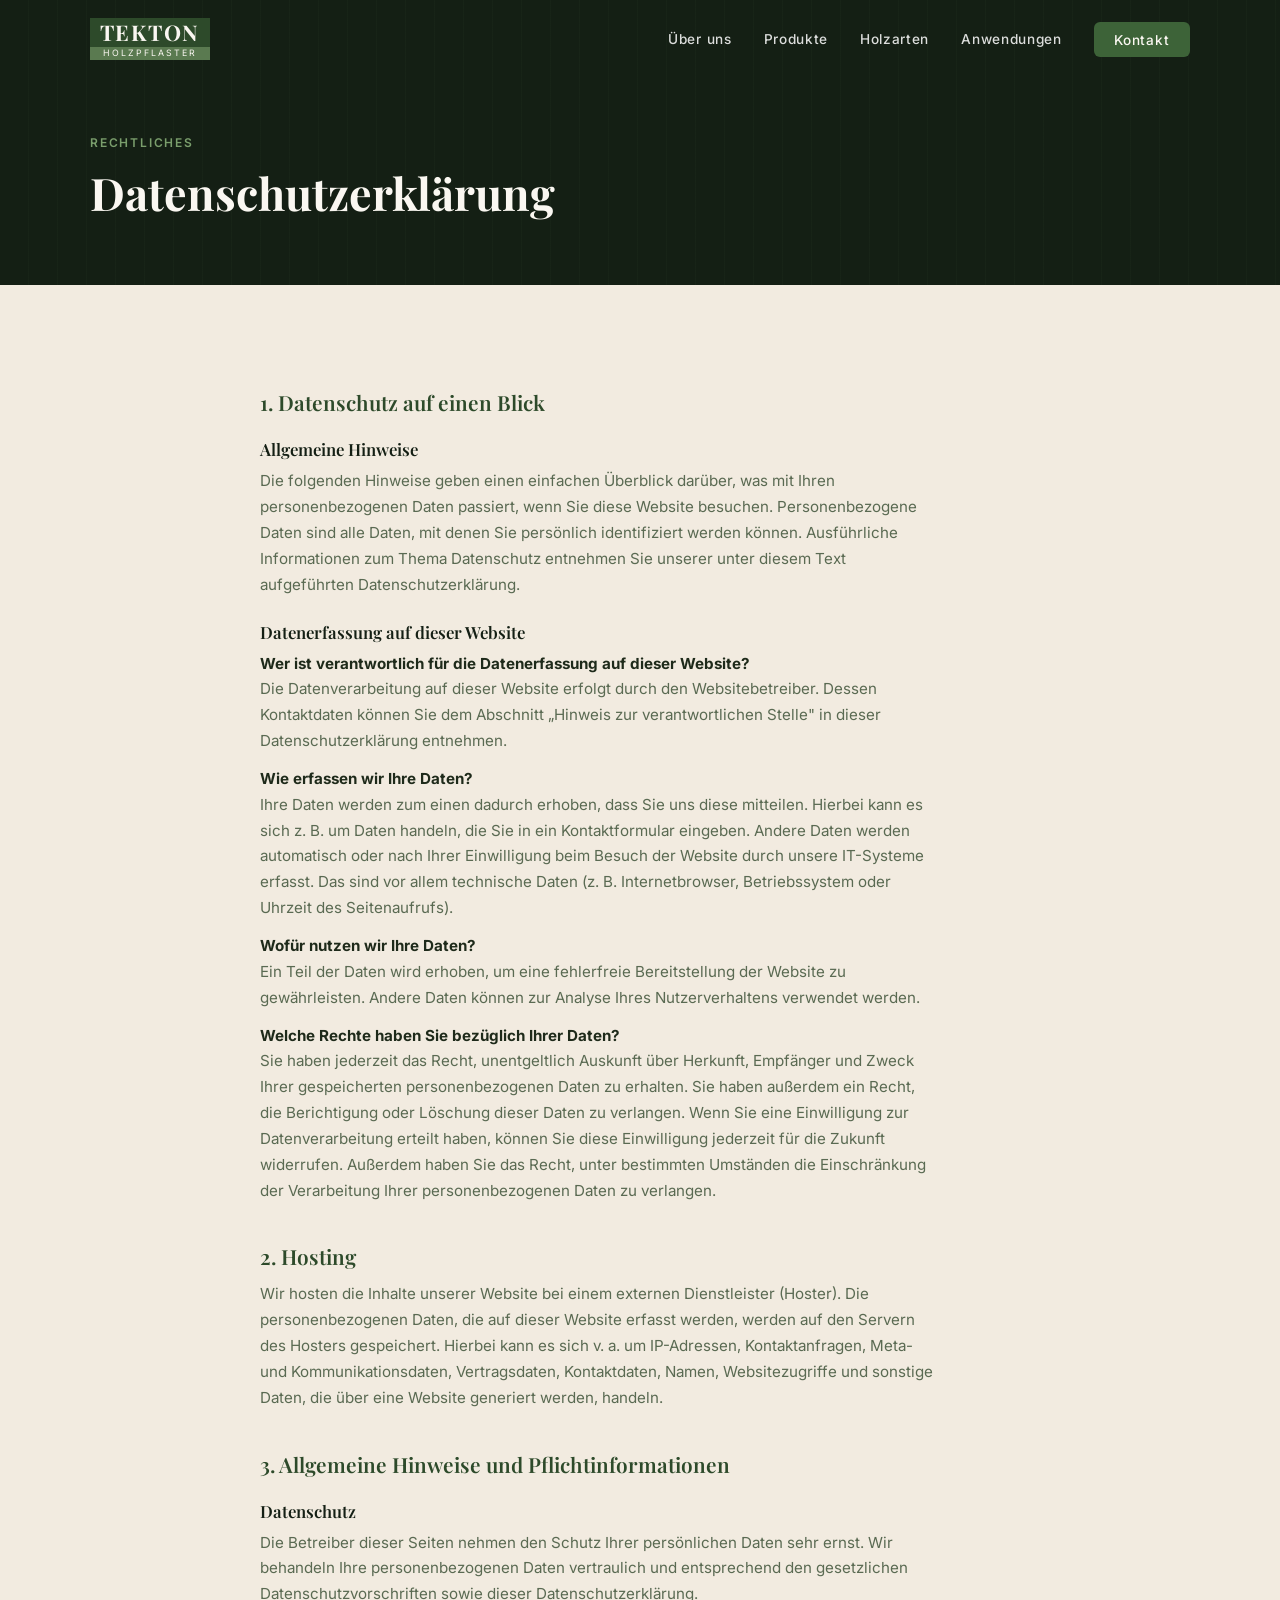
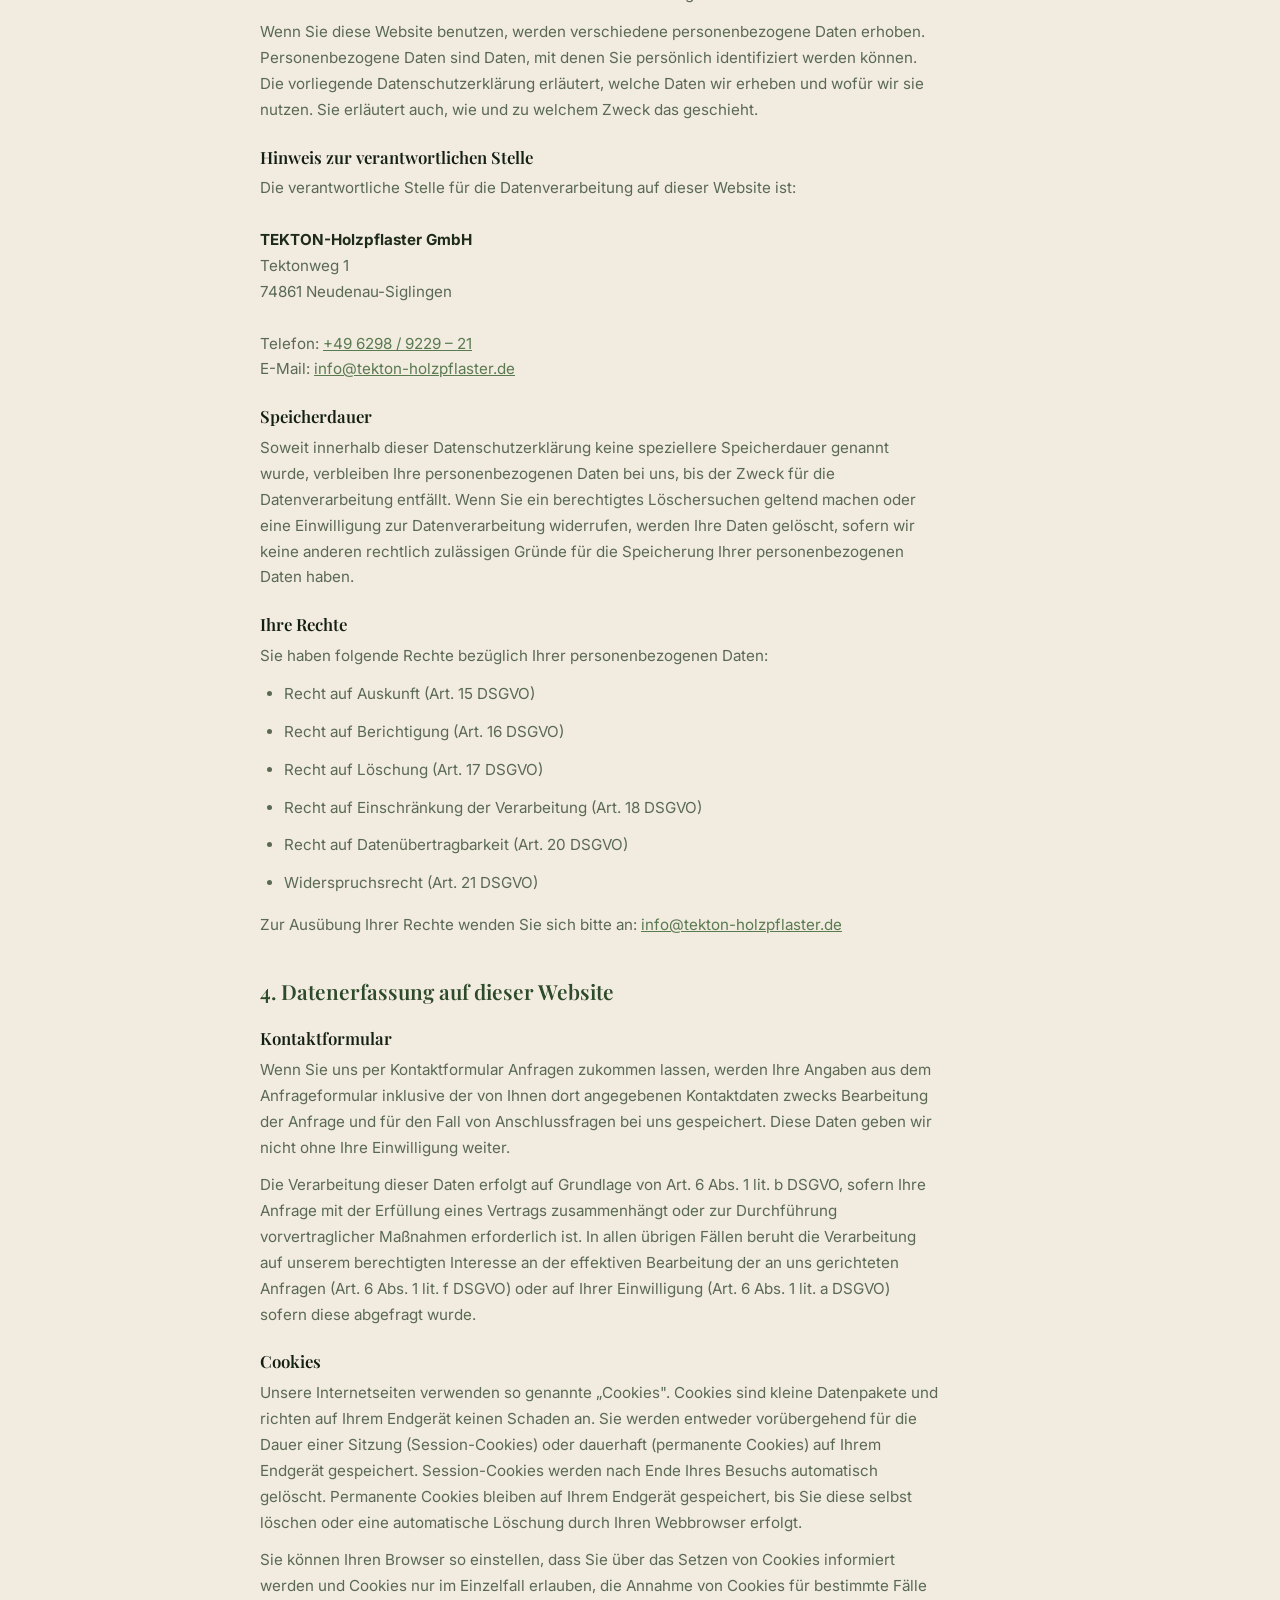
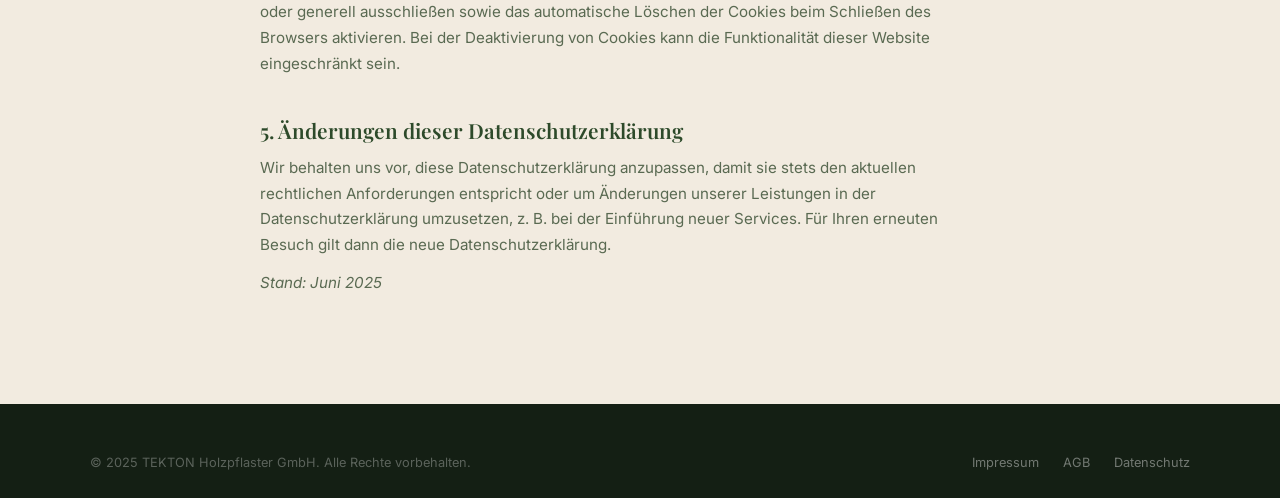
<file: datenschutz.html>
<!DOCTYPE html>
<html lang="de">
<head>
  <meta charset="UTF-8">
  <meta name="viewport" content="width=device-width, initial-scale=1.0">
  <title>Datenschutzerklärung – TEKTON Holzpflaster GmbH</title>
  <meta name="robots" content="noindex">
  <link rel="preconnect" href="https://fonts.googleapis.com">
  <link rel="preconnect" href="https://fonts.gstatic.com" crossorigin>
  <link href="https://fonts.googleapis.com/css2?family=Playfair+Display:wght@400;600;700&family=Inter:wght@300;400;500;600&display=swap" rel="stylesheet">
  <link rel="stylesheet" href="assets/css/style.css">
</head>
<body>

  <nav class="site-nav scrolled" role="navigation" aria-label="Hauptnavigation">
    <div class="container">
      <div class="nav-inner">
        <a href="index.html" class="nav-logo" aria-label="TEKTON Holzpflaster – Startseite">
          <span class="logo-name">TEKTON</span>
          <span class="logo-sub">Holzpflaster</span>
        </a>
        <ul class="nav-links" role="list">
          <li><a href="index.html#ueber-uns">Über uns</a></li>
          <li><a href="index.html#produkte">Produkte</a></li>
          <li><a href="index.html#holzarten">Holzarten</a></li>
          <li><a href="index.html#anwendungen">Anwendungen</a></li>
          <li><a href="index.html#kontakt" class="nav-cta">Kontakt</a></li>
        </ul>
        <button class="nav-burger" aria-label="Menü öffnen">
          <span></span><span></span><span></span>
        </button>
      </div>
      <nav class="nav-mobile" aria-label="Mobile Navigation">
        <a href="index.html#ueber-uns">Über uns</a>
        <a href="index.html#produkte">Produkte</a>
        <a href="index.html#holzarten">Holzarten</a>
        <a href="index.html#anwendungen">Anwendungen</a>
        <a href="index.html#kontakt">Kontakt aufnehmen</a>
      </nav>
    </div>
  </nav>

  <div class="inner-hero">
    <div class="container">
      <span class="section-label">Rechtliches</span>
      <h1>Datenschutzerklärung</h1>
    </div>
  </div>

  <div class="container">
    <div class="legal-content">

      <h2>1. Datenschutz auf einen Blick</h2>

      <h3>Allgemeine Hinweise</h3>
      <p>
        Die folgenden Hinweise geben einen einfachen Überblick darüber, was mit Ihren personenbezogenen Daten passiert,
        wenn Sie diese Website besuchen. Personenbezogene Daten sind alle Daten, mit denen Sie persönlich identifiziert
        werden können. Ausführliche Informationen zum Thema Datenschutz entnehmen Sie unserer unter diesem Text
        aufgeführten Datenschutzerklärung.
      </p>

      <h3>Datenerfassung auf dieser Website</h3>
      <p>
        <strong>Wer ist verantwortlich für die Datenerfassung auf dieser Website?</strong><br>
        Die Datenverarbeitung auf dieser Website erfolgt durch den Websitebetreiber. Dessen Kontaktdaten können Sie
        dem Abschnitt „Hinweis zur verantwortlichen Stelle" in dieser Datenschutzerklärung entnehmen.
      </p>
      <p>
        <strong>Wie erfassen wir Ihre Daten?</strong><br>
        Ihre Daten werden zum einen dadurch erhoben, dass Sie uns diese mitteilen. Hierbei kann es sich z. B. um Daten
        handeln, die Sie in ein Kontaktformular eingeben. Andere Daten werden automatisch oder nach Ihrer Einwilligung
        beim Besuch der Website durch unsere IT-Systeme erfasst. Das sind vor allem technische Daten (z. B.
        Internetbrowser, Betriebssystem oder Uhrzeit des Seitenaufrufs).
      </p>
      <p>
        <strong>Wofür nutzen wir Ihre Daten?</strong><br>
        Ein Teil der Daten wird erhoben, um eine fehlerfreie Bereitstellung der Website zu gewährleisten. Andere Daten
        können zur Analyse Ihres Nutzerverhaltens verwendet werden.
      </p>
      <p>
        <strong>Welche Rechte haben Sie bezüglich Ihrer Daten?</strong><br>
        Sie haben jederzeit das Recht, unentgeltlich Auskunft über Herkunft, Empfänger und Zweck Ihrer gespeicherten
        personenbezogenen Daten zu erhalten. Sie haben außerdem ein Recht, die Berichtigung oder Löschung dieser Daten
        zu verlangen. Wenn Sie eine Einwilligung zur Datenverarbeitung erteilt haben, können Sie diese Einwilligung
        jederzeit für die Zukunft widerrufen. Außerdem haben Sie das Recht, unter bestimmten Umständen die
        Einschränkung der Verarbeitung Ihrer personenbezogenen Daten zu verlangen.
      </p>

      <h2>2. Hosting</h2>
      <p>
        Wir hosten die Inhalte unserer Website bei einem externen Dienstleister (Hoster). Die personenbezogenen Daten,
        die auf dieser Website erfasst werden, werden auf den Servern des Hosters gespeichert. Hierbei kann es sich
        v. a. um IP-Adressen, Kontaktanfragen, Meta- und Kommunikationsdaten, Vertragsdaten, Kontaktdaten, Namen,
        Websitezugriffe und sonstige Daten, die über eine Website generiert werden, handeln.
      </p>

      <h2>3. Allgemeine Hinweise und Pflichtinformationen</h2>

      <h3>Datenschutz</h3>
      <p>
        Die Betreiber dieser Seiten nehmen den Schutz Ihrer persönlichen Daten sehr ernst. Wir behandeln Ihre
        personenbezogenen Daten vertraulich und entsprechend den gesetzlichen Datenschutzvorschriften sowie dieser
        Datenschutzerklärung.
      </p>
      <p>
        Wenn Sie diese Website benutzen, werden verschiedene personenbezogene Daten erhoben. Personenbezogene Daten
        sind Daten, mit denen Sie persönlich identifiziert werden können. Die vorliegende Datenschutzerklärung
        erläutert, welche Daten wir erheben und wofür wir sie nutzen. Sie erläutert auch, wie und zu welchem Zweck
        das geschieht.
      </p>

      <h3>Hinweis zur verantwortlichen Stelle</h3>
      <p>
        Die verantwortliche Stelle für die Datenverarbeitung auf dieser Website ist:<br><br>
        <strong>TEKTON-Holzpflaster GmbH</strong><br>
        Tektonweg 1<br>
        74861 Neudenau-Siglingen<br><br>
        Telefon: <a href="tel:+496298922921">+49 6298 / 9229 – 21</a><br>
        E-Mail: <a href="mailto:info@tekton-holzpflaster.de">info@tekton-holzpflaster.de</a>
      </p>

      <h3>Speicherdauer</h3>
      <p>
        Soweit innerhalb dieser Datenschutzerklärung keine speziellere Speicherdauer genannt wurde, verbleiben Ihre
        personenbezogenen Daten bei uns, bis der Zweck für die Datenverarbeitung entfällt. Wenn Sie ein berechtigtes
        Löschersuchen geltend machen oder eine Einwilligung zur Datenverarbeitung widerrufen, werden Ihre Daten
        gelöscht, sofern wir keine anderen rechtlich zulässigen Gründe für die Speicherung Ihrer personenbezogenen
        Daten haben.
      </p>

      <h3>Ihre Rechte</h3>
      <p>Sie haben folgende Rechte bezüglich Ihrer personenbezogenen Daten:</p>
      <ul>
        <li>Recht auf Auskunft (Art. 15 DSGVO)</li>
        <li>Recht auf Berichtigung (Art. 16 DSGVO)</li>
        <li>Recht auf Löschung (Art. 17 DSGVO)</li>
        <li>Recht auf Einschränkung der Verarbeitung (Art. 18 DSGVO)</li>
        <li>Recht auf Datenübertragbarkeit (Art. 20 DSGVO)</li>
        <li>Widerspruchsrecht (Art. 21 DSGVO)</li>
      </ul>
      <p>
        Zur Ausübung Ihrer Rechte wenden Sie sich bitte an:
        <a href="mailto:info@tekton-holzpflaster.de">info@tekton-holzpflaster.de</a>
      </p>

      <h2>4. Datenerfassung auf dieser Website</h2>

      <h3>Kontaktformular</h3>
      <p>
        Wenn Sie uns per Kontaktformular Anfragen zukommen lassen, werden Ihre Angaben aus dem Anfrageformular
        inklusive der von Ihnen dort angegebenen Kontaktdaten zwecks Bearbeitung der Anfrage und für den Fall von
        Anschlussfragen bei uns gespeichert. Diese Daten geben wir nicht ohne Ihre Einwilligung weiter.
      </p>
      <p>
        Die Verarbeitung dieser Daten erfolgt auf Grundlage von Art. 6 Abs. 1 lit. b DSGVO, sofern Ihre Anfrage mit
        der Erfüllung eines Vertrags zusammenhängt oder zur Durchführung vorvertraglicher Maßnahmen erforderlich ist.
        In allen übrigen Fällen beruht die Verarbeitung auf unserem berechtigten Interesse an der effektiven
        Bearbeitung der an uns gerichteten Anfragen (Art. 6 Abs. 1 lit. f DSGVO) oder auf Ihrer Einwilligung
        (Art. 6 Abs. 1 lit. a DSGVO) sofern diese abgefragt wurde.
      </p>

      <h3>Cookies</h3>
      <p>
        Unsere Internetseiten verwenden so genannte „Cookies". Cookies sind kleine Datenpakete und richten auf Ihrem
        Endgerät keinen Schaden an. Sie werden entweder vorübergehend für die Dauer einer Sitzung (Session-Cookies)
        oder dauerhaft (permanente Cookies) auf Ihrem Endgerät gespeichert. Session-Cookies werden nach Ende Ihres
        Besuchs automatisch gelöscht. Permanente Cookies bleiben auf Ihrem Endgerät gespeichert, bis Sie diese selbst
        löschen oder eine automatische Löschung durch Ihren Webbrowser erfolgt.
      </p>
      <p>
        Sie können Ihren Browser so einstellen, dass Sie über das Setzen von Cookies informiert werden und Cookies
        nur im Einzelfall erlauben, die Annahme von Cookies für bestimmte Fälle oder generell ausschließen sowie das
        automatische Löschen der Cookies beim Schließen des Browsers aktivieren. Bei der Deaktivierung von Cookies
        kann die Funktionalität dieser Website eingeschränkt sein.
      </p>

      <h2>5. Änderungen dieser Datenschutzerklärung</h2>
      <p>
        Wir behalten uns vor, diese Datenschutzerklärung anzupassen, damit sie stets den aktuellen rechtlichen
        Anforderungen entspricht oder um Änderungen unserer Leistungen in der Datenschutzerklärung umzusetzen,
        z. B. bei der Einführung neuer Services. Für Ihren erneuten Besuch gilt dann die neue Datenschutzerklärung.
      </p>

      <p><em>Stand: Juni 2025</em></p>

    </div>
  </div>

  <footer class="site-footer" role="contentinfo">
    <div class="container">
      <div class="footer-bottom">
        <p>&copy; 2025 TEKTON Holzpflaster GmbH. Alle Rechte vorbehalten.</p>
        <nav class="footer-legal" aria-label="Rechtliche Links">
          <a href="impressum.html">Impressum</a>
          <a href="agb.html">AGB</a>
          <a href="datenschutz.html">Datenschutz</a>
        </nav>
      </div>
    </div>
  </footer>

  <script src="assets/js/main.js"></script>
</body>
</html>
</file>
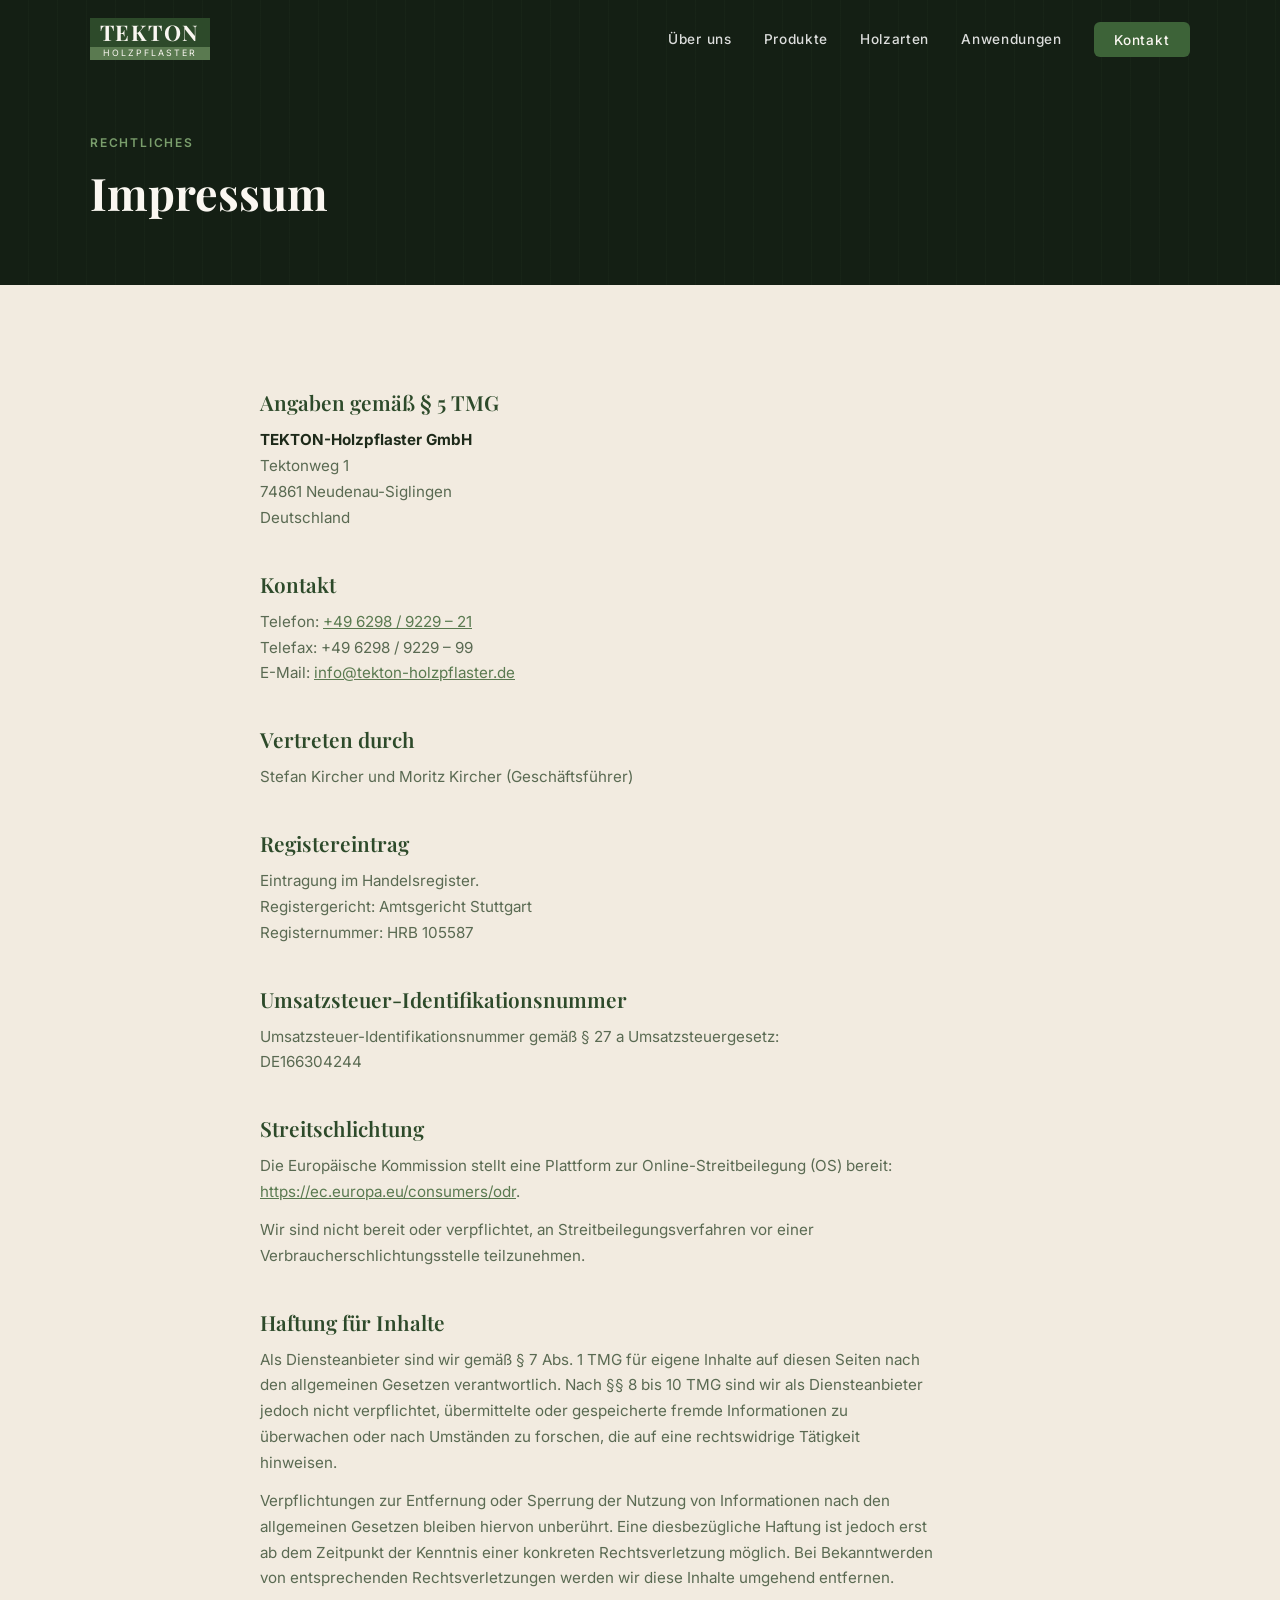
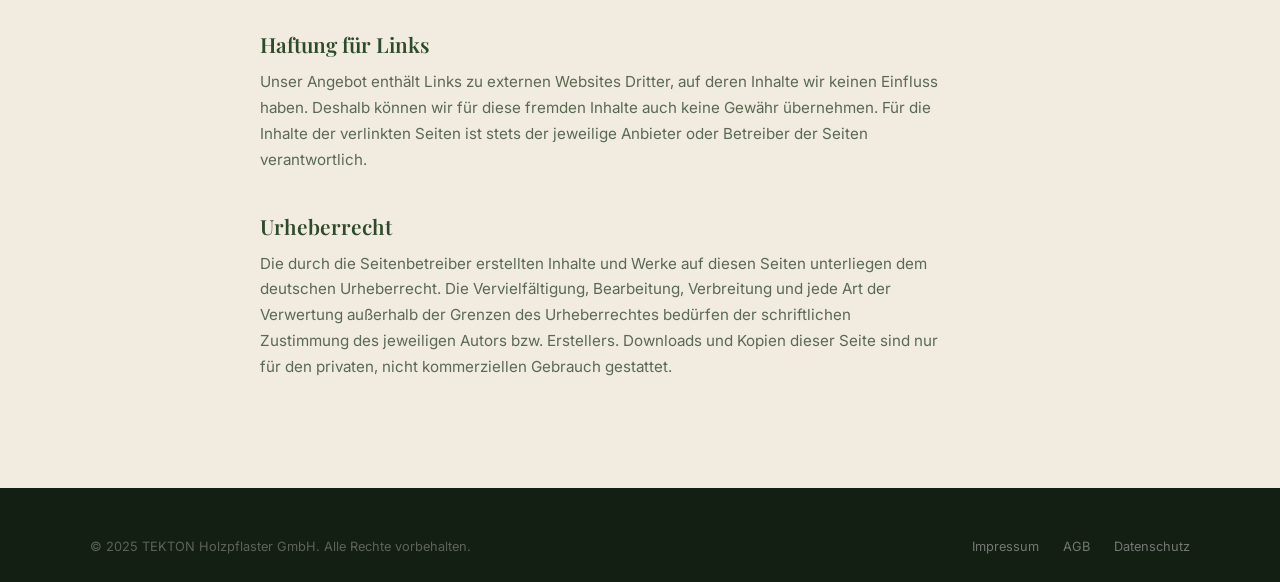
<file: impressum.html>
<!DOCTYPE html>
<html lang="de">
<head>
  <meta charset="UTF-8">
  <meta name="viewport" content="width=device-width, initial-scale=1.0">
  <title>Impressum – TEKTON Holzpflaster GmbH</title>
  <meta name="robots" content="noindex">
  <link rel="preconnect" href="https://fonts.googleapis.com">
  <link rel="preconnect" href="https://fonts.gstatic.com" crossorigin>
  <link href="https://fonts.googleapis.com/css2?family=Playfair+Display:wght@400;600;700&family=Inter:wght@300;400;500;600&display=swap" rel="stylesheet">
  <link rel="stylesheet" href="assets/css/style.css">
</head>
<body>

  <nav class="site-nav scrolled" role="navigation" aria-label="Hauptnavigation">
    <div class="container">
      <div class="nav-inner">
        <a href="index.html" class="nav-logo" aria-label="TEKTON Holzpflaster – Startseite">
          <span class="logo-name">TEKTON</span>
          <span class="logo-sub">Holzpflaster</span>
        </a>
        <ul class="nav-links" role="list">
          <li><a href="index.html#ueber-uns">Über uns</a></li>
          <li><a href="index.html#produkte">Produkte</a></li>
          <li><a href="index.html#holzarten">Holzarten</a></li>
          <li><a href="index.html#anwendungen">Anwendungen</a></li>
          <li><a href="index.html#kontakt" class="nav-cta">Kontakt</a></li>
        </ul>
        <button class="nav-burger" aria-label="Menü öffnen">
          <span></span><span></span><span></span>
        </button>
      </div>
      <nav class="nav-mobile" aria-label="Mobile Navigation">
        <a href="index.html#ueber-uns">Über uns</a>
        <a href="index.html#produkte">Produkte</a>
        <a href="index.html#holzarten">Holzarten</a>
        <a href="index.html#anwendungen">Anwendungen</a>
        <a href="index.html#kontakt">Kontakt aufnehmen</a>
      </nav>
    </div>
  </nav>

  <div class="inner-hero">
    <div class="container">
      <span class="section-label">Rechtliches</span>
      <h1>Impressum</h1>
    </div>
  </div>

  <div class="container">
    <div class="legal-content">

      <h2>Angaben gemäß § 5 TMG</h2>
      <p>
        <strong>TEKTON-Holzpflaster GmbH</strong><br>
        Tektonweg 1<br>
        74861 Neudenau-Siglingen<br>
        Deutschland
      </p>

      <h2>Kontakt</h2>
      <p>
        Telefon: <a href="tel:+496298922921">+49 6298 / 9229 – 21</a><br>
        Telefax: +49 6298 / 9229 – 99<br>
        E-Mail: <a href="mailto:info@tekton-holzpflaster.de">info@tekton-holzpflaster.de</a>
      </p>

      <h2>Vertreten durch</h2>
      <p>Stefan Kircher und Moritz Kircher (Geschäftsführer)</p>

      <h2>Registereintrag</h2>
      <p>
        Eintragung im Handelsregister.<br>
        Registergericht: Amtsgericht Stuttgart<br>
        Registernummer: HRB 105587
      </p>

      <h2>Umsatzsteuer-Identifikationsnummer</h2>
      <p>
        Umsatzsteuer-Identifikationsnummer gemäß § 27 a Umsatzsteuergesetz:<br>
        DE166304244
      </p>

      <h2>Streitschlichtung</h2>
      <p>
        Die Europäische Kommission stellt eine Plattform zur Online-Streitbeilegung (OS) bereit:
        <a href="https://ec.europa.eu/consumers/odr" target="_blank" rel="noopener noreferrer">https://ec.europa.eu/consumers/odr</a>.
      </p>
      <p>
        Wir sind nicht bereit oder verpflichtet, an Streitbeilegungsverfahren vor einer
        Verbraucherschlichtungsstelle teilzunehmen.
      </p>

      <h2>Haftung für Inhalte</h2>
      <p>
        Als Diensteanbieter sind wir gemäß § 7 Abs. 1 TMG für eigene Inhalte auf diesen Seiten nach den
        allgemeinen Gesetzen verantwortlich. Nach §§ 8 bis 10 TMG sind wir als Diensteanbieter jedoch nicht
        verpflichtet, übermittelte oder gespeicherte fremde Informationen zu überwachen oder nach Umständen
        zu forschen, die auf eine rechtswidrige Tätigkeit hinweisen.
      </p>
      <p>
        Verpflichtungen zur Entfernung oder Sperrung der Nutzung von Informationen nach den allgemeinen
        Gesetzen bleiben hiervon unberührt. Eine diesbezügliche Haftung ist jedoch erst ab dem Zeitpunkt der
        Kenntnis einer konkreten Rechtsverletzung möglich. Bei Bekanntwerden von entsprechenden
        Rechtsverletzungen werden wir diese Inhalte umgehend entfernen.
      </p>

      <h2>Haftung für Links</h2>
      <p>
        Unser Angebot enthält Links zu externen Websites Dritter, auf deren Inhalte wir keinen Einfluss
        haben. Deshalb können wir für diese fremden Inhalte auch keine Gewähr übernehmen. Für die Inhalte
        der verlinkten Seiten ist stets der jeweilige Anbieter oder Betreiber der Seiten verantwortlich.
      </p>

      <h2>Urheberrecht</h2>
      <p>
        Die durch die Seitenbetreiber erstellten Inhalte und Werke auf diesen Seiten unterliegen dem
        deutschen Urheberrecht. Die Vervielfältigung, Bearbeitung, Verbreitung und jede Art der Verwertung
        außerhalb der Grenzen des Urheberrechtes bedürfen der schriftlichen Zustimmung des jeweiligen
        Autors bzw. Erstellers. Downloads und Kopien dieser Seite sind nur für den privaten, nicht
        kommerziellen Gebrauch gestattet.
      </p>

    </div>
  </div>

  <footer class="site-footer" role="contentinfo">
    <div class="container">
      <div class="footer-bottom">
        <p>&copy; 2025 TEKTON Holzpflaster GmbH. Alle Rechte vorbehalten.</p>
        <nav class="footer-legal" aria-label="Rechtliche Links">
          <a href="impressum.html">Impressum</a>
          <a href="agb.html">AGB</a>
          <a href="datenschutz.html">Datenschutz</a>
        </nav>
      </div>
    </div>
  </footer>

  <script src="assets/js/main.js"></script>
</body>
</html>
</file>
<file: assets/css/style.css>
/* =====================================================
   TEKTON Holzpflaster GmbH – Main Stylesheet
   ===================================================== */

/* --- Custom Properties --- */
:root {
  /* Naturtöne: Sand, Erde, Holz, Wald */
  --c-bg:          #f2ebe0;   /* heller Sandboden     */
  --c-bg-alt:      #e4d9c8;   /* trockenes Laub        */
  --c-dark:        #141f14;   /* Waldnacht             */
  --c-primary:     #2d4a2a;   /* tiefes Waldgrün       */
  --c-primary-lt:  #3d6338;   /* Moosgrün              */
  --c-accent:      #6b4f1e;   /* Eichenrinde           */
  --c-accent-lt:   #8a6a2e;   /* helle Rinde / Honig   */
  --c-fern:        #5a7a50;   /* Farngrün              */
  --c-fern-lt:     #7a9e6c;   /* lichtes Farngrün      */
  --c-text:        #1e2a1a;   /* dunkelgrünes Schwarz  */
  --c-text-muted:  #5a6a52;   /* verblasstes Moosgrün  */
  --c-white:       #faf7f1;   /* warmes Birkenholz-Weiß*/
  --c-border:      #c8bda6;   /* trockene Erde         */
  --c-nav-bg:      rgba(20, 31, 20, 0.97); /* Waldnacht */

  --font-display:  'Playfair Display', Georgia, serif;
  --font-body:     'Inter', system-ui, sans-serif;

  --radius:        6px;
  --radius-lg:     12px;
  --shadow-sm:     0 2px 8px rgba(10,20,8,0.08);
  --shadow-md:     0 6px 24px rgba(10,20,8,0.13);
  --shadow-lg:     0 12px 48px rgba(10,20,8,0.20);

  --transition:    250ms ease;
  --max-w:         1180px;
}

/* --- Reset & Base --- */
*, *::before, *::after { box-sizing: border-box; margin: 0; padding: 0; }

html {
  scroll-behavior: smooth;
  font-size: 16px;
}

body {
  font-family: var(--font-body);
  background: var(--c-bg);
  color: var(--c-text);
  line-height: 1.7;
  -webkit-font-smoothing: antialiased;
}

img { display: block; max-width: 100%; height: auto; }
a { color: inherit; text-decoration: none; }
ul, ol { list-style: none; }

/* --- Typography --- */
h1, h2, h3, h4 {
  font-family: var(--font-display);
  line-height: 1.25;
  color: var(--c-dark);
}

h1 { font-size: clamp(2.2rem, 5vw, 4rem); font-weight: 700; }
h2 { font-size: clamp(1.7rem, 3.5vw, 2.8rem); font-weight: 600; }
h3 { font-size: clamp(1.2rem, 2vw, 1.5rem); font-weight: 600; }
h4 { font-size: 1.05rem; font-weight: 600; }

p { color: var(--c-text-muted); max-width: 68ch; }

/* --- Layout --- */
.container {
  width: 100%;
  max-width: var(--max-w);
  margin-inline: auto;
  padding-inline: clamp(1rem, 5vw, 2.5rem);
}

section { padding-block: clamp(4rem, 8vw, 7rem); }

.section-label {
  display: inline-block;
  font-size: 0.75rem;
  font-weight: 600;
  letter-spacing: 0.15em;
  text-transform: uppercase;
  color: var(--c-fern);
  margin-bottom: 0.75rem;
}

.section-header {
  margin-bottom: clamp(2.5rem, 5vw, 4rem);
}

.section-header h2 { margin-bottom: 1rem; }
.section-header p  { font-size: 1.05rem; }

/* --- Buttons --- */
.btn {
  display: inline-flex;
  align-items: center;
  gap: 0.5rem;
  padding: 0.85rem 1.8rem;
  border-radius: var(--radius);
  font-family: var(--font-body);
  font-size: 0.95rem;
  font-weight: 500;
  cursor: pointer;
  border: none;
  transition: all var(--transition);
  white-space: nowrap;
}

.btn-primary {
  background: var(--c-primary);
  color: var(--c-white);
}
.btn-primary:hover {
  background: var(--c-primary-lt);
  transform: translateY(-1px);
  box-shadow: var(--shadow-md);
}

.btn-outline {
  background: transparent;
  color: var(--c-white);
  border: 1.5px solid rgba(255,255,255,0.45);
}
.btn-outline:hover {
  background: rgba(255,255,255,0.1);
  border-color: var(--c-white);
}

.btn-dark {
  background: var(--c-primary);
  color: var(--c-white);
}
.btn-dark:hover {
  background: var(--c-primary-lt);
  transform: translateY(-1px);
  box-shadow: var(--shadow-md);
}

/* =====================================================
   NAVIGATION
   ===================================================== */
.site-nav {
  position: fixed;
  top: 0; left: 0; right: 0;
  z-index: 1000;
  padding: 1.1rem 0;
  transition: background var(--transition), box-shadow var(--transition), padding var(--transition);
}

.site-nav.scrolled {
  background: var(--c-nav-bg);
  box-shadow: 0 2px 24px rgba(0,0,0,0.3);
  padding: 0.7rem 0;
}

.nav-inner {
  display: flex;
  align-items: center;
  justify-content: space-between;
}

.nav-logo {
  display: inline-flex;
  flex-direction: column;
  line-height: 1;
  gap: 0;
  text-decoration: none;
}
.nav-logo .logo-name {
  display: block;
  font-family: var(--font-display);
  font-size: 1.35rem;
  font-weight: 700;
  color: var(--c-white);
  letter-spacing: 0.08em;
  background: var(--c-primary);
  padding: 0.2em 0.45em 0.15em;
  text-transform: uppercase;
}
.nav-logo .logo-sub {
  display: block;
  font-size: 0.55rem;
  letter-spacing: 0.22em;
  text-transform: uppercase;
  color: var(--c-white);
  background: var(--c-fern);
  padding: 0.25em 0.55em;
  text-align: center;
}

.nav-links {
  display: flex;
  align-items: center;
  gap: 2rem;
}

.nav-links a {
  font-size: 0.85rem;
  font-weight: 500;
  letter-spacing: 0.05em;
  color: rgba(255,255,255,0.85);
  transition: color var(--transition);
  position: relative;
}
.nav-links a::after {
  content: '';
  position: absolute;
  bottom: -3px; left: 0; right: 0;
  height: 1.5px;
  background: var(--c-fern-lt);
  transform: scaleX(0);
  transform-origin: left;
  transition: transform var(--transition);
}
.nav-links a:hover { color: var(--c-white); }
.nav-links a:hover::after { transform: scaleX(1); }

.nav-cta {
  padding: 0.6rem 1.3rem;
  background: var(--c-primary-lt);
  color: var(--c-white) !important;
  border-radius: var(--radius);
}
.nav-cta::after { display: none; }
.nav-cta:hover { background: var(--c-fern) !important; }

.nav-burger {
  display: none;
  flex-direction: column;
  gap: 5px;
  cursor: pointer;
  padding: 4px;
}
.nav-burger span {
  display: block;
  width: 24px;
  height: 2px;
  background: var(--c-white);
  border-radius: 2px;
  transition: all var(--transition);
}

.nav-mobile {
  display: none;
  flex-direction: column;
  gap: 0;
  background: var(--c-nav-bg);
  padding: 1rem 0 1.5rem;
  border-top: 1px solid rgba(255,255,255,0.08);
}
.nav-mobile.open { display: flex; }
.nav-mobile a {
  padding: 0.75rem 1.5rem;
  color: rgba(255,255,255,0.85);
  font-size: 0.95rem;
  font-weight: 500;
  transition: color var(--transition), background var(--transition);
}
.nav-mobile a:hover {
  color: var(--c-white);
  background: rgba(255,255,255,0.05);
}

/* =====================================================
   HERO
   ===================================================== */
.hero {
  position: relative;
  min-height: 100svh;
  display: flex;
  flex-direction: column;
  justify-content: flex-end;
  overflow: hidden;
  background: var(--c-dark);
}

/* Forest-floor gradient background */
.hero-bg {
  position: absolute;
  inset: 0;
  background: #0a120a;
  overflow: hidden;
}

.hero-video {
  position: absolute;
  inset: 0;
  width: 100%;
  height: 100%;
  object-fit: cover;
  filter: blur(6px) brightness(0.45) saturate(0.85);
  transform: scale(1.06); /* verhindert weiße Ränder durch blur */
  will-change: transform;
}

/* Baumrinden-Textur-Overlay */
.hero-bg::before {
  content: '';
  position: absolute;
  inset: 0;
  background-image: url("data:image/svg+xml,%3Csvg xmlns='http://www.w3.org/2000/svg' width='800' height='600'%3E%3Cdefs%3E%3Cfilter id='n'%3E%3CfeTurbulence type='fractalNoise' baseFrequency='0.012 0.004' numOctaves='5' seed='7' stitchTiles='stitch'/%3E%3CfeColorMatrix type='matrix' values='0.2 0.3 0 0 0  0.1 0.25 0.05 0 0  0 0.05 0 0 0  0 0 0 0.25 0'/%3E%3C/filter%3E%3C/defs%3E%3Crect width='100%25' height='100%25' filter='url(%23n)'/%3E%3C/svg%3E");
  background-size: cover;
  opacity: 0.55;
}

.hero-bg::after {
  content: '';
  position: absolute;
  inset: 0;
  background: linear-gradient(
    to bottom,
    rgba(10,20,8,0.3)  0%,
    rgba(10,20,8,0.1)  35%,
    rgba(10,20,8,0.7)  75%,
    rgba(10,20,8,0.96) 100%
  );
}

/* Dezente vertikale Waldlicht-Streifen */
.hero-lines {
  position: absolute;
  inset: 0;
  overflow: hidden;
  opacity: 0.045;
}
.hero-lines::before,
.hero-lines::after {
  content: '';
  position: absolute;
  inset: 0;
  background: repeating-linear-gradient(
    91deg,
    transparent 0px,
    transparent 22px,
    rgba(160,220,120,1) 22px,
    rgba(160,220,120,1) 23px
  );
}
.hero-lines::after {
  background: repeating-linear-gradient(
    90.5deg,
    transparent 0px,
    transparent 55px,
    rgba(160,220,120,1) 55px,
    rgba(160,220,120,1) 57px
  );
  opacity: 0.5;
}

.hero-content {
  position: relative;
  z-index: 1;
  padding-bottom: clamp(4rem, 8vw, 6rem);
  padding-top: 120px;
}

.hero-badge {
  display: inline-flex;
  align-items: center;
  gap: 0.5rem;
  padding: 0.4rem 1rem;
  background: rgba(90,122,80,0.25);
  border: 1px solid rgba(122,158,108,0.45);
  border-radius: 100px;
  font-size: 0.75rem;
  font-weight: 600;
  letter-spacing: 0.12em;
  text-transform: uppercase;
  color: var(--c-fern-lt);
  margin-bottom: 1.5rem;
}

.hero h1 {
  color: var(--c-white);
  max-width: 15ch;
  margin-bottom: 1.25rem;
}

.hero h1 em {
  font-style: normal;
  color: var(--c-fern-lt);
}

.hero-lead {
  font-size: clamp(1rem, 2vw, 1.2rem);
  color: rgba(255,255,255,0.75);
  max-width: 52ch;
  margin-bottom: 2.5rem;
}

.hero-actions {
  display: flex;
  flex-wrap: wrap;
  gap: 1rem;
  margin-bottom: 3.5rem;
}

.hero-stats {
  display: flex;
  flex-wrap: wrap;
  gap: 2.5rem;
  padding-top: 2.5rem;
  border-top: 1px solid rgba(255,255,255,0.12);
}

.hero-stat-value {
  font-family: var(--font-display);
  font-size: 1.8rem;
  font-weight: 700;
  color: var(--c-white);
  line-height: 1;
  margin-bottom: 0.2rem;
}

.hero-stat-label {
  font-size: 0.78rem;
  letter-spacing: 0.08em;
  text-transform: uppercase;
  color: rgba(255,255,255,0.5);
}

.hero-scroll {
  position: absolute;
  bottom: 2rem;
  right: clamp(1rem, 5vw, 2.5rem);
  z-index: 1;
  display: flex;
  flex-direction: column;
  align-items: center;
  gap: 0.5rem;
  color: rgba(255,255,255,0.4);
  font-size: 0.7rem;
  letter-spacing: 0.12em;
  text-transform: uppercase;
}

.scroll-line {
  width: 1px;
  height: 50px;
  background: linear-gradient(to bottom, transparent, rgba(255,255,255,0.4));
  animation: scrollLine 2s ease-in-out infinite;
}

@keyframes scrollLine {
  0%, 100% { opacity: 0.3; transform: scaleY(0.7); }
  50%       { opacity: 1;   transform: scaleY(1); }
}

/* =====================================================
   ABOUT
   ===================================================== */
.about { background: var(--c-white); }

.about-grid {
  display: grid;
  grid-template-columns: 1fr 1fr;
  gap: clamp(2rem, 6vw, 5rem);
  align-items: center;
}

.about-image {
  position: relative;
  border-radius: var(--radius-lg);
  overflow: hidden;
  aspect-ratio: 4/3;
  background: linear-gradient(135deg, #1a2e18 0%, #2d4a2a 50%, #3d6338 100%);
  box-shadow: var(--shadow-lg);
}

.about-image-inner {
  position: absolute;
  inset: 0;
  background: url("data:image/svg+xml,%3Csvg xmlns='http://www.w3.org/2000/svg' width='600' height='450'%3E%3Cdefs%3E%3Cfilter id='w'%3E%3CfeTurbulence type='fractalNoise' baseFrequency='0.012 0.004' numOctaves='6' seed='9'/%3E%3CfeColorMatrix type='matrix' values='0.15 0.4 0.1 0 0  0.1 0.35 0.05 0 0  0 0.1 0 0 0  0 0 0 0.5 0'/%3E%3C/filter%3E%3C/defs%3E%3Crect width='100%25' height='100%25' filter='url(%23w)'/%3E%3C/svg%3E") center/cover;
}

.about-image-overlay {
  position: absolute;
  inset: 0;
  background: repeating-linear-gradient(
    88deg,
    transparent 0px,
    transparent 22px,
    rgba(100,50,10,0.12) 22px,
    rgba(100,50,10,0.12) 24px
  );
}

.about-badge {
  position: absolute;
  bottom: 1.5rem;
  right: 1.5rem;
  background: var(--c-white);
  border-radius: var(--radius);
  padding: 1rem 1.25rem;
  box-shadow: var(--shadow-md);
  text-align: center;
}
.about-badge strong {
  display: block;
  font-family: var(--font-display);
  font-size: 1.6rem;
  color: var(--c-primary);   /* Waldgrün */
  line-height: 1;
}
.about-badge span {
  font-size: 0.72rem;
  color: var(--c-text-muted);
  letter-spacing: 0.05em;
}

.about-content h2 { margin-bottom: 1rem; }
.about-content p   { margin-bottom: 1.25rem; }

.about-din {
  display: inline-flex;
  align-items: center;
  gap: 0.6rem;
  margin-top: 0.5rem;
  padding: 0.6rem 1rem;
  background: rgba(45,74,42,0.08);
  border-left: 3px solid var(--c-fern);
  border-radius: 0 var(--radius) var(--radius) 0;
  font-size: 0.85rem;
  font-weight: 500;
  color: var(--c-primary);
}

.about-directors {
  display: flex;
  gap: 1.5rem;
  margin-top: 2rem;
  flex-wrap: wrap;
}

.director-card {
  display: flex;
  align-items: center;
  gap: 0.75rem;
  padding: 0.75rem 1rem;
  background: var(--c-bg);
  border-radius: var(--radius);
  border: 1px solid var(--c-border);
}

.director-avatar {
  width: 64px;
  height: 64px;
  border-radius: 50%;
  background: linear-gradient(135deg, var(--c-primary), var(--c-fern));
  display: flex;
  align-items: center;
  justify-content: center;
  font-family: var(--font-display);
  font-size: 1.1rem;
  color: var(--c-white);
  font-weight: 600;
  flex-shrink: 0;
  overflow: hidden;
  border: 2px solid var(--c-border);
}

.director-avatar img {
  width: 100%;
  height: 100%;
  object-fit: cover;
  object-position: center top;
  display: block;
}

.director-info strong {
  display: block;
  font-size: 0.9rem;
  font-weight: 600;
  color: var(--c-text);
}
.director-info span {
  font-size: 0.75rem;
  color: var(--c-text-muted);
}

/* =====================================================
   CEO STRIP
   ===================================================== */
.ceo-strip {
  background: var(--c-dark);
  padding: 3rem 0;
}

.ceo-strip-inner {
  display: flex;
  align-items: center;
  gap: 2.5rem;
  flex-wrap: wrap;
}

.ceo-photo-wrap {
  flex-shrink: 0;
}

.ceo-photo {
  width: 96px;
  height: 96px;
  border-radius: 50%;
  object-fit: cover;
  object-position: center top;
  border: 3px solid var(--c-fern);
  box-shadow: 0 0 0 6px rgba(90,122,80,0.18);
}

.ceo-text {
  flex: 1;
  min-width: 200px;
}

.ceo-label {
  display: block;
  font-size: 0.7rem;
  font-weight: 600;
  letter-spacing: 0.12em;
  text-transform: uppercase;
  color: var(--c-fern-lt);
  margin-bottom: 0.25rem;
}

.ceo-name {
  display: block;
  font-family: var(--font-display);
  font-size: 1.4rem;
  font-weight: 600;
  color: var(--c-white);
  margin-bottom: 0.5rem;
}

.ceo-quote {
  font-size: 0.9rem;
  color: rgba(250,247,241,0.65);
  font-style: italic;
  line-height: 1.6;
  max-width: 420px;
}

.ceo-divider {
  width: 1px;
  height: 64px;
  background: rgba(250,247,241,0.12);
  flex-shrink: 0;
}

.ceo-meta {
  display: flex;
  flex-direction: column;
  gap: 1rem;
}

.ceo-meta-item strong {
  display: block;
  font-size: 0.85rem;
  font-weight: 600;
  color: var(--c-white);
}

.ceo-meta-item span {
  font-size: 0.75rem;
  color: rgba(250,247,241,0.5);
}

@media (max-width: 640px) {
  .ceo-divider { display: none; }
  .ceo-meta { flex-direction: row; gap: 2rem; }
  .ceo-strip-inner { gap: 1.5rem; }
}

/* =====================================================
   BENEFITS
   ===================================================== */
.benefits { background: var(--c-bg-alt); }

.benefits-grid {
  display: grid;
  grid-template-columns: repeat(auto-fit, minmax(240px, 1fr));
  gap: 1.5rem;
}

.benefit-card {
  background: var(--c-white);
  border-radius: var(--radius-lg);
  padding: 2rem 1.75rem;
  border: 1px solid var(--c-border);
  transition: transform var(--transition), box-shadow var(--transition);
}
.benefit-card:hover {
  transform: translateY(-4px);
  box-shadow: var(--shadow-md);
}

.benefit-icon {
  width: 52px;
  height: 52px;
  border-radius: 12px;
  background: linear-gradient(135deg, var(--c-primary), var(--c-fern));
  display: flex;
  align-items: center;
  justify-content: center;
  margin-bottom: 1.25rem;
  font-size: 1.4rem;
}

.benefit-card h3 {
  font-size: 1.05rem;
  margin-bottom: 0.5rem;
  color: var(--c-dark);
}
.benefit-card p {
  font-size: 0.9rem;
  color: var(--c-text-muted);
  max-width: none;
}

/* =====================================================
   PRODUCTS
   ===================================================== */
.products { background: var(--c-dark); position: relative; overflow: hidden; }

.products::before {
  content: '';
  position: absolute;
  inset: 0;
  background: repeating-linear-gradient(
    89deg,
    transparent 0px,
    transparent 30px,
    rgba(90,122,80,0.05) 30px,
    rgba(90,122,80,0.05) 31px
  );
}

.products .section-label { color: var(--c-fern-lt); }
.products h2 { color: var(--c-white); }
.products .section-header p { color: rgba(210,225,200,0.65); }

.products-grid {
  display: grid;
  grid-template-columns: 1fr 1fr;
  gap: 1.5rem;
  position: relative;
  z-index: 1;
}

.product-card {
  background: rgba(255,255,255,0.04);
  border: 1px solid rgba(255,255,255,0.08);
  border-radius: var(--radius-lg);
  padding: 2.5rem;
  transition: background var(--transition), border-color var(--transition);
}
.product-card:hover {
  background: rgba(255,255,255,0.07);
  border-color: rgba(90,122,80,0.4);
}

.product-card.featured {
  grid-column: 1 / -1;
  display: grid;
  grid-template-columns: 1fr 1fr;
  gap: 2.5rem;
  align-items: center;
  background: rgba(90,122,80,0.1);
  border-color: rgba(90,122,80,0.3);
}

.product-visual {
  aspect-ratio: 16/9;
  border-radius: var(--radius);
  background: linear-gradient(135deg, #1a2e18, #2d4a2a, #4a6b3e);
  position: relative;
  overflow: hidden;
}

.product-visual::before {
  content: '';
  position: absolute;
  inset: 0;
  background: repeating-linear-gradient(
    87deg,
    transparent 0px,
    transparent 15px,
    rgba(255,200,100,0.06) 15px,
    rgba(255,200,100,0.06) 17px
  );
}

.product-visual::after {
  content: 'Holzpflaster';
  position: absolute;
  inset: 0;
  display: flex;
  align-items: center;
  justify-content: center;
  font-family: var(--font-display);
  font-size: 1.4rem;
  color: rgba(255,255,255,0.15);
  letter-spacing: 0.1em;
  text-transform: uppercase;
}

.product-tag {
  display: inline-block;
  padding: 0.25rem 0.75rem;
  background: rgba(90,122,80,0.2);
  border: 1px solid rgba(122,158,108,0.35);
  border-radius: 100px;
  font-size: 0.7rem;
  font-weight: 600;
  letter-spacing: 0.1em;
  text-transform: uppercase;
  color: var(--c-fern-lt);
  margin-bottom: 1rem;
}

.product-card h3 { color: var(--c-white); margin-bottom: 0.75rem; }
.product-card p  { color: rgba(255,255,255,0.6); font-size: 0.95rem; max-width: none; }

.product-specs {
  display: flex;
  flex-wrap: wrap;
  gap: 0.5rem;
  margin-top: 1.25rem;
}

.spec-tag {
  padding: 0.3rem 0.75rem;
  background: rgba(255,255,255,0.06);
  border: 1px solid rgba(255,255,255,0.1);
  border-radius: 100px;
  font-size: 0.75rem;
  color: rgba(255,255,255,0.65);
}

/* =====================================================
   WOOD TYPES
   ===================================================== */
.wood-types { background: var(--c-white); }

.wood-grid {
  display: grid;
  grid-template-columns: repeat(auto-fill, minmax(200px, 1fr));
  gap: 1.25rem;
}

.wood-card {
  border-radius: var(--radius-lg);
  overflow: hidden;
  border: 1px solid var(--c-border);
  transition: transform var(--transition), box-shadow var(--transition);
  cursor: default;
}
.wood-card:hover {
  transform: translateY(-4px);
  box-shadow: var(--shadow-md);
}

.wood-swatch {
  height: 90px;
  position: relative;
  overflow: hidden;
}

/* Individual wood colors */
.wood-kiefer  { background: linear-gradient(135deg, #c8a86a 0%, #a07540 60%, #7a5428 100%); }
.wood-fichte  { background: linear-gradient(135deg, #d4bc88 0%, #b89056 60%, #8c6830 100%); }
.wood-eiche   { background: linear-gradient(135deg, #9a7040 0%, #7a5228 60%, #5c3a18 100%); }
.wood-douglasie { background: linear-gradient(135deg, #b87040 0%, #8c4e20 60%, #6a3410 100%); }
.wood-laerche { background: linear-gradient(135deg, #d4985a 0%, #b07030 60%, #8a5018 100%); }
.wood-roteiche { background: linear-gradient(135deg, #8c5030 0%, #6a3418 60%, #4e2210 100%); }
.wood-esche   { background: linear-gradient(135deg, #c8b890 0%, #a49060 60%, #7c6a3c 100%); }

.wood-swatch::after {
  content: '';
  position: absolute;
  inset: 0;
  background: repeating-linear-gradient(
    90deg,
    transparent 0px,
    transparent 10px,
    rgba(0,0,0,0.04) 10px,
    rgba(0,0,0,0.04) 11px
  );
}

.wood-info {
  padding: 1rem 1.1rem;
  background: var(--c-white);
}
.wood-info h4 { font-size: 0.95rem; color: var(--c-dark); margin-bottom: 0.2rem; }
.wood-info p  { font-size: 0.78rem; color: var(--c-text-muted); max-width: none; line-height: 1.4; }

/* =====================================================
   APPLICATIONS
   ===================================================== */
.applications { background: var(--c-bg); }

.app-grid {
  display: grid;
  grid-template-columns: repeat(auto-fill, minmax(300px, 1fr));
  gap: 1.5rem;
}

.app-card {
  display: flex;
  gap: 1.25rem;
  padding: 1.75rem;
  background: var(--c-white);
  border-radius: var(--radius-lg);
  border: 1px solid var(--c-border);
  transition: transform var(--transition), box-shadow var(--transition), border-color var(--transition);
}
.app-card:hover {
  transform: translateY(-3px);
  box-shadow: var(--shadow-md);
  border-color: var(--c-fern);
}

.app-icon {
  width: 56px;
  height: 56px;
  flex-shrink: 0;
  border-radius: 12px;
  background: var(--c-bg-alt);
  display: flex;
  align-items: center;
  justify-content: center;
  font-size: 1.6rem;
  border: 1px solid var(--c-border);
}

.app-card h3 { font-size: 1rem; margin-bottom: 0.4rem; }
.app-card p  { font-size: 0.875rem; max-width: none; line-height: 1.5; }

/* =====================================================
   PROCESS
   ===================================================== */
.process { background: var(--c-bg-alt); }

.process-steps {
  display: grid;
  grid-template-columns: repeat(auto-fit, minmax(220px, 1fr));
  gap: 0;
  position: relative;
}

.process-steps::before {
  content: '';
  position: absolute;
  top: 28px;
  left: 5%;
  right: 5%;
  height: 1px;
  background: linear-gradient(to right, transparent, var(--c-border) 10%, var(--c-border) 90%, transparent);
}

.process-step {
  padding: 0 1.5rem 2rem;
  text-align: center;
  position: relative;
}

.step-number {
  width: 56px;
  height: 56px;
  border-radius: 50%;
  background: var(--c-white);
  border: 2px solid var(--c-border);
  display: flex;
  align-items: center;
  justify-content: center;
  font-family: var(--font-display);
  font-size: 1.1rem;
  font-weight: 700;
  color: var(--c-primary);
  margin: 0 auto 1.5rem;
  position: relative;
  z-index: 1;
  transition: all var(--transition);
}
.process-step:hover .step-number {
  background: var(--c-primary);
  color: var(--c-fern-lt);
  border-color: var(--c-primary);
  box-shadow: var(--shadow-md);
}

.process-step h3 { font-size: 1rem; margin-bottom: 0.5rem; }
.process-step p  { font-size: 0.875rem; max-width: none; }

/* =====================================================
   CONTACT
   ===================================================== */
.contact { background: var(--c-white); }

.contact-grid {
  display: grid;
  grid-template-columns: 1fr 1.5fr;
  gap: clamp(2rem, 6vw, 5rem);
  align-items: start;
}

.contact-info h2 { margin-bottom: 1rem; }
.contact-info > p  { margin-bottom: 2rem; }

.contact-details {
  display: flex;
  flex-direction: column;
  gap: 1.25rem;
}

.contact-detail {
  display: flex;
  gap: 1rem;
  align-items: flex-start;
}

.contact-detail-icon {
  width: 42px;
  height: 42px;
  flex-shrink: 0;
  border-radius: var(--radius);
  background: var(--c-bg-alt);
  border: 1px solid var(--c-border);
  display: flex;
  align-items: center;
  justify-content: center;
  font-size: 1.1rem;
  margin-top: 2px;
}

.contact-detail strong {
  display: block;
  font-size: 0.8rem;
  font-weight: 600;
  letter-spacing: 0.05em;
  text-transform: uppercase;
  color: var(--c-text-muted);
  margin-bottom: 0.2rem;
}
.contact-detail a,
.contact-detail p {
  font-size: 0.95rem;
  color: var(--c-text);
  max-width: none;
  transition: color var(--transition);
}
.contact-detail a:hover { color: var(--c-accent); }

/* Contact Form */
.contact-form {
  background: var(--c-bg);
  border-radius: var(--radius-lg);
  padding: 2.5rem;
  border: 1px solid var(--c-border);
}

.form-grid {
  display: grid;
  grid-template-columns: 1fr 1fr;
  gap: 1rem;
  margin-bottom: 1rem;
}

.form-group {
  display: flex;
  flex-direction: column;
  gap: 0.4rem;
}

.form-group.full { grid-column: 1 / -1; }

.form-group label {
  font-size: 0.8rem;
  font-weight: 600;
  letter-spacing: 0.04em;
  color: var(--c-text);
}

.form-group input,
.form-group select,
.form-group textarea {
  font-family: var(--font-body);
  font-size: 0.95rem;
  padding: 0.75rem 1rem;
  background: var(--c-white);
  border: 1.5px solid var(--c-border);
  border-radius: var(--radius);
  color: var(--c-text);
  transition: border-color var(--transition), box-shadow var(--transition);
  outline: none;
}

.form-group input:focus,
.form-group select:focus,
.form-group textarea:focus {
  border-color: var(--c-fern);
  box-shadow: 0 0 0 3px rgba(90,122,80,0.15);
}

.form-group textarea { resize: vertical; min-height: 130px; }

.form-group input::placeholder,
.form-group textarea::placeholder {
  color: var(--c-border);
}

.form-privacy {
  font-size: 0.78rem;
  color: var(--c-text-muted);
  margin-bottom: 1.25rem;
  max-width: none;
}
.form-privacy a { color: var(--c-fern); text-decoration: underline; }

.form-submit { width: 100%; justify-content: center; font-size: 1rem; padding: 1rem; }

/* =====================================================
   FOOTER
   ===================================================== */
.site-footer {
  background: var(--c-dark);
  padding: 3rem 0 1.5rem;
}

.footer-grid {
  display: grid;
  grid-template-columns: 2fr 1fr 1fr;
  gap: 3rem;
  padding-bottom: 2.5rem;
  border-bottom: 1px solid rgba(255,255,255,0.08);
  margin-bottom: 1.5rem;
}

.footer-brand .logo-name {
  font-family: var(--font-display);
  font-size: 1.6rem;
  font-weight: 700;
  color: var(--c-white);
  letter-spacing: 0.06em;
}
.footer-brand .logo-sub {
  font-size: 0.65rem;
  letter-spacing: 0.2em;
  text-transform: uppercase;
  color: var(--c-fern-lt);
}
.footer-brand p {
  margin-top: 1rem;
  font-size: 0.875rem;
  color: rgba(255,255,255,0.45);
  max-width: 34ch;
}

.footer-col h4 {
  font-size: 0.75rem;
  font-weight: 600;
  letter-spacing: 0.12em;
  text-transform: uppercase;
  color: rgba(255,255,255,0.4);
  margin-bottom: 1rem;
}
.footer-col ul li + li { margin-top: 0.6rem; }
.footer-col ul li a {
  font-size: 0.875rem;
  color: rgba(255,255,255,0.65);
  transition: color var(--transition);
}
.footer-col ul li a:hover { color: var(--c-fern-lt); }

.footer-bottom {
  display: flex;
  justify-content: space-between;
  align-items: center;
  flex-wrap: wrap;
  gap: 1rem;
}

.footer-bottom p {
  font-size: 0.8rem;
  color: rgba(255,255,255,0.3);
  max-width: none;
}

.footer-legal {
  display: flex;
  gap: 1.5rem;
}
.footer-legal a {
  font-size: 0.8rem;
  color: rgba(255,255,255,0.4);
  transition: color var(--transition);
}
.footer-legal a:hover { color: rgba(255,255,255,0.75); }

/* =====================================================
   ANIMATIONS
   ===================================================== */
.fade-up {
  opacity: 0;
  transform: translateY(28px);
  transition: opacity 0.6s ease, transform 0.6s ease;
}
.fade-up.visible {
  opacity: 1;
  transform: translateY(0);
}

.stagger > * { transition-delay: calc(var(--i, 0) * 0.08s); }

/* =====================================================
   INNER PAGES (Impressum / Datenschutz / AGB)
   ===================================================== */
.inner-hero {
  background: var(--c-dark);
  padding: 8rem 0 4rem;
  position: relative;
  overflow: hidden;
}
.inner-hero::before {
  content: '';
  position: absolute;
  inset: 0;
  background: repeating-linear-gradient(
    90deg,
    transparent 0px,
    transparent 28px,
    rgba(90,122,80,0.05) 28px,
    rgba(90,122,80,0.05) 29px
  );
}
.inner-hero .section-label { color: var(--c-fern-lt); }
.inner-hero h1 { color: var(--c-white); font-size: clamp(1.8rem, 4vw, 2.8rem); position: relative; z-index: 1; }
.inner-hero .section-label { position: relative; z-index: 1; }

.legal-content {
  max-width: 760px;
  margin: 0 auto;
  padding-block: 4rem 6rem;
}
.legal-content h2 {
  font-size: 1.3rem;
  margin-top: 2.5rem;
  margin-bottom: 0.75rem;
  color: var(--c-primary);  /* Waldgrün */
}
.legal-content h3 {
  font-size: 1.05rem;
  margin-top: 1.5rem;
  margin-bottom: 0.5rem;
}
.legal-content p, .legal-content li {
  font-size: 0.95rem;
  color: var(--c-text-muted);
  margin-bottom: 0.75rem;
}
.legal-content ul, .legal-content ol {
  list-style: disc;
  padding-left: 1.5rem;
  margin-bottom: 1rem;
}
.legal-content a { color: var(--c-fern); text-decoration: underline; }
.legal-content strong { color: var(--c-text); }

/* =====================================================
   RESPONSIVE
   ===================================================== */
@media (max-width: 900px) {
  .about-grid   { grid-template-columns: 1fr; }
  .about-image  { max-width: 520px; margin: 0 auto; }
  .contact-grid { grid-template-columns: 1fr; }
  .footer-grid  { grid-template-columns: 1fr 1fr; }
  .footer-brand { grid-column: 1 / -1; }
  .products-grid { grid-template-columns: 1fr; }
  .product-card.featured { grid-column: auto; grid-template-columns: 1fr; }
  .process-steps::before { display: none; }
}

@media (max-width: 700px) {
  .nav-links    { display: none; }
  .nav-burger   { display: flex; }
  .form-grid    { grid-template-columns: 1fr; }
  .hero-stats   { gap: 1.5rem; }
  .footer-grid  { grid-template-columns: 1fr; }
  .footer-bottom { flex-direction: column; align-items: flex-start; }
  .wood-grid    { grid-template-columns: repeat(2, 1fr); }
  .process-steps { grid-template-columns: 1fr; }
}

@media (max-width: 480px) {
  .wood-grid    { grid-template-columns: 1fr; }
  .hero-actions { flex-direction: column; }
  .hero-actions .btn { width: 100%; justify-content: center; }
}
</file>
